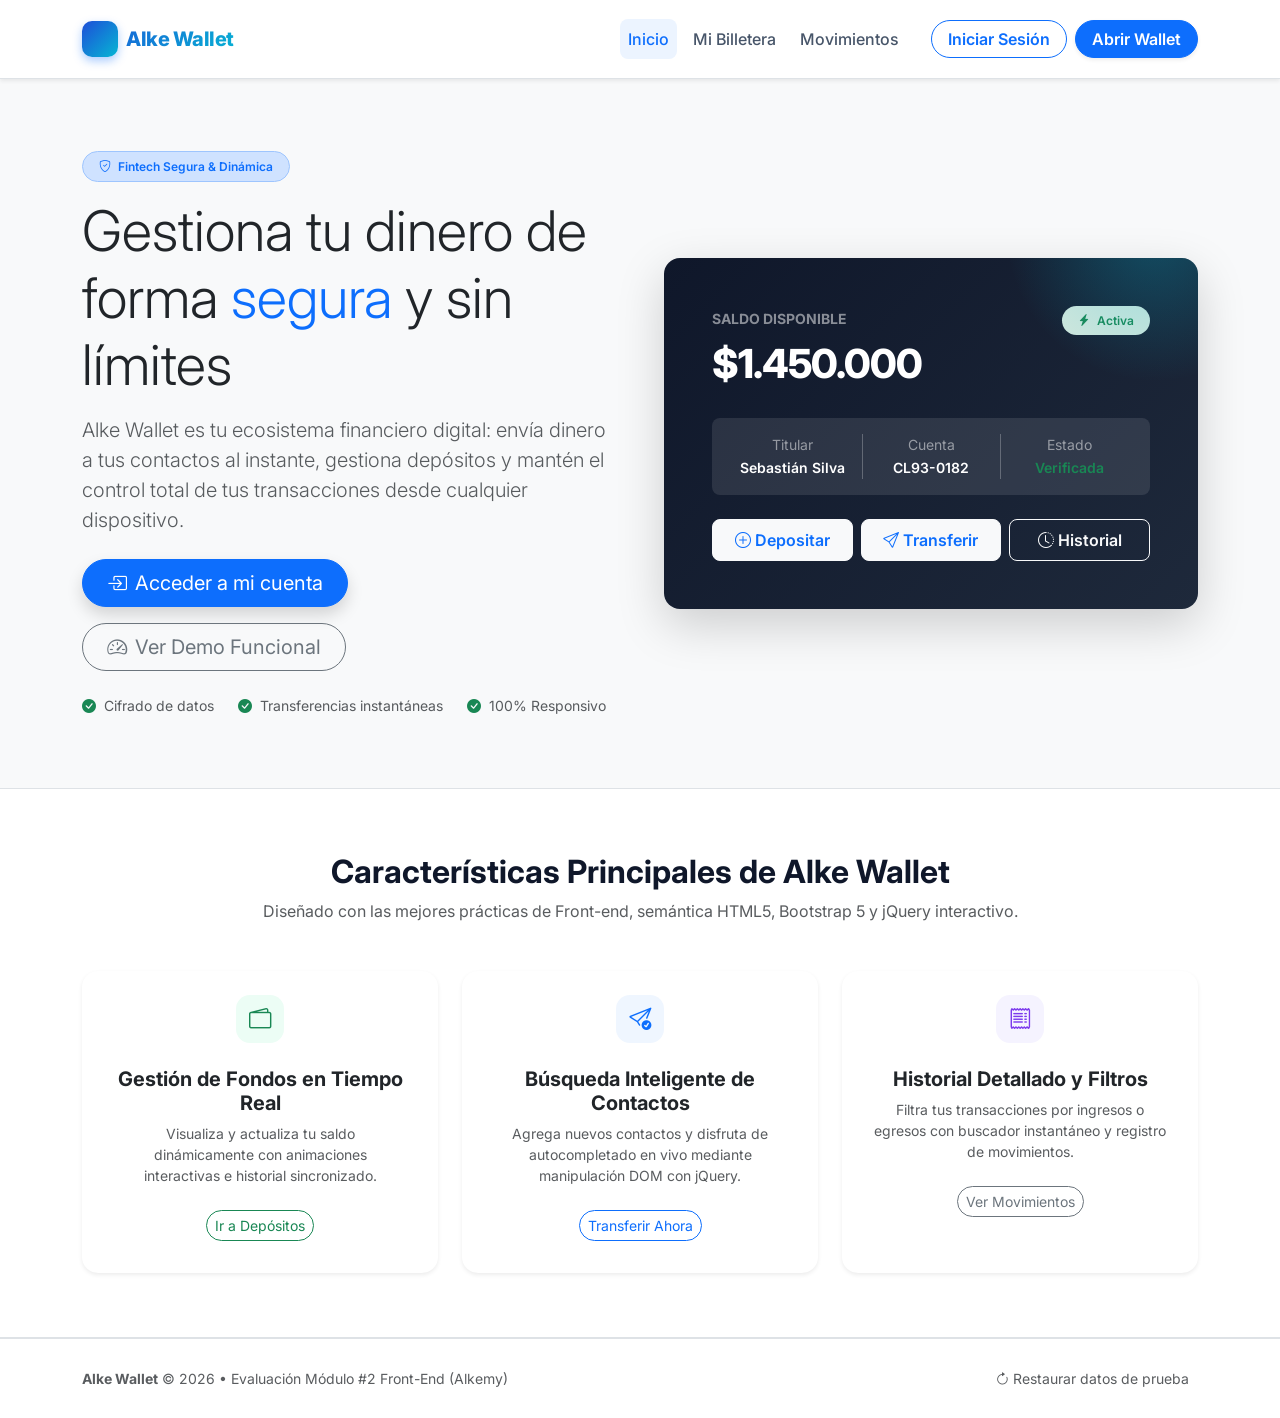
<file: index.html>
<!DOCTYPE html>
<html lang="es">
<head>
  <meta charset="UTF-8">
  <meta name="viewport" content="width=device-width, initial-scale=1.0">
  <title>Alke Wallet - Tu Billetera Digital Inteligente</title>
  <!-- Google Fonts Inter -->
  <link rel="preconnect" href="https://fonts.googleapis.com">
  <link rel="preconnect" href="https://fonts.gstatic.com" crossorigin>
  <link href="https://fonts.googleapis.com/css2?family=Inter:wght@300;400;500;600;700;800&display=swap" rel="stylesheet">
  <!-- Bootstrap 5 CSS -->
  <link href="https://cdn.jsdelivr.net/npm/bootstrap@5.3.3/dist/css/bootstrap.min.css" rel="stylesheet">
  <!-- Bootstrap Icons -->
  <link href="https://cdn.jsdelivr.net/npm/bootstrap-icons@1.11.3/font/bootstrap-icons.min.css" rel="stylesheet">
  <!-- Custom Fintech Styles -->
  <link rel="stylesheet" href="css/styles.css">
</head>
<body class="bg-light d-flex flex-column min-vh-100">

  <!-- Navbar -->
  <header>
    <nav class="navbar navbar-expand-lg navbar-light bg-white border-bottom py-3 shadow-sm">
      <div class="container">
        <a class="navbar-brand navbar-brand-custom" href="index.html">
          <span class="brand-icon-badge"><i class="bi bi-wallet2"></i></span>
          <span>Alke Wallet</span>
        </a>
        <button class="navbar-toggler" type="button" data-bs-toggle="collapse" data-bs-target="#mainNavbar" aria-controls="mainNavbar" aria-expanded="false" aria-label="Toggle navigation">
          <span class="navbar-toggler-icon"></span>
        </button>
        <div class="collapse navbar-collapse" id="mainNavbar">
          <ul class="navbar-nav ms-auto align-items-lg-center gap-2">
            <li class="nav-item">
              <a class="nav-link active" href="index.html">Inicio</a>
            </li>
            <li class="nav-item">
              <a class="nav-link" href="menu.html">Mi Billetera</a>
            </li>
            <li class="nav-item">
              <a class="nav-link" href="transactions.html">Movimientos</a>
            </li>
            <li class="nav-item ms-lg-3">
              <a href="login.html" class="btn btn-outline-primary px-3 rounded-pill fw-semibold">Iniciar Sesión</a>
            </li>
            <li class="nav-item">
              <a href="menu.html" class="btn btn-primary px-3 rounded-pill fw-semibold shadow-sm">Abrir Wallet</a>
            </li>
          </ul>
        </div>
      </div>
    </nav>
  </header>

  <!-- Hero Section -->
  <main class="flex-grow-1">
    <section class="py-5 py-lg-6 position-relative overflow-hidden">
      <div class="container py-4">
        <div class="row align-items-center g-5">
          <div class="col-lg-6">
            <div class="badge bg-primary-subtle text-primary border border-primary-subtle px-3 py-2 rounded-pill mb-3 fw-semibold">
              <i class="bi bi-shield-check me-1"></i> Fintech Segura & Dinámica
            </div>
            <h1 class="display-4 fw-extrabold text-dark tracking-tight mb-3">
              Gestiona tu dinero de forma <span class="text-primary">segura</span> y sin límites
            </h1>
            <p class="lead text-muted mb-4">
              Alke Wallet es tu ecosistema financiero digital: envía dinero a tus contactos al instante, gestiona depósitos y mantén el control total de tus transacciones desde cualquier dispositivo.
            </p>
            <div class="d-flex flex-wrap gap-3 mb-4">
              <a href="login.html" class="btn btn-primary btn-lg px-4 rounded-pill shadow">
                <i class="bi bi-box-arrow-in-right me-2"></i>Acceder a mi cuenta
              </a>
              <a href="menu.html" class="btn btn-outline-secondary btn-lg px-4 rounded-pill">
                <i class="bi bi-speedometer2 me-2"></i>Ver Demo Funcional
              </a>
            </div>
            <div class="d-flex align-items-center gap-4 text-muted small">
              <div><i class="bi bi-check-circle-fill text-success me-1"></i> Cifrado de datos</div>
              <div><i class="bi bi-check-circle-fill text-success me-1"></i> Transferencias instantáneas</div>
              <div><i class="bi bi-check-circle-fill text-success me-1"></i> 100% Responsivo</div>
            </div>
          </div>

          <div class="col-lg-6">
            <div class="wallet-card balance-card p-4 p-md-5 text-white shadow-lg">
              <div class="d-flex justify-content-between align-items-start mb-4">
                <div>
                  <span class="text-white-50 text-uppercase small tracking-wider fw-bold">Saldo Disponible</span>
                  <div class="balance-amount mt-1" data-wallet-balance>$1.450.000</div>
                </div>
                <span class="badge bg-success-subtle text-success px-3 py-2 rounded-pill fw-semibold">
                  <i class="bi bi-lightning-charge-fill me-1"></i> Activa
                </span>
              </div>

              <div class="bg-white bg-opacity-10 p-3 rounded-3 mb-4 backdrop-blur">
                <div class="row text-center g-2">
                  <div class="col-4">
                    <small class="text-white-50 d-block">Titular</small>
                    <span class="fw-semibold text-white small">Sebastián Silva</span>
                  </div>
                  <div class="col-4 border-start border-white border-opacity-25">
                    <small class="text-white-50 d-block">Cuenta</small>
                    <span class="fw-semibold text-white small">CL93-0182</span>
                  </div>
                  <div class="col-4 border-start border-white border-opacity-25">
                    <small class="text-white-50 d-block">Estado</small>
                    <span class="fw-semibold text-success small">Verificada</span>
                  </div>
                </div>
              </div>

              <div class="row g-2">
                <div class="col-4">
                  <a href="deposit.html" class="btn btn-light w-100 py-2 fw-semibold text-primary rounded-3 text-truncate">
                    <i class="bi bi-plus-circle me-1"></i>Depositar
                  </a>
                </div>
                <div class="col-4">
                  <a href="sendmoney.html" class="btn btn-light w-100 py-2 fw-semibold text-primary rounded-3 text-truncate">
                    <i class="bi bi-send me-1"></i>Transferir
                  </a>
                </div>
                <div class="col-4">
                  <a href="transactions.html" class="btn btn-outline-light w-100 py-2 fw-semibold rounded-3 text-truncate">
                    <i class="bi bi-clock-history me-1"></i>Historial
                  </a>
                </div>
              </div>
            </div>
          </div>
        </div>
      </div>
    </section>

    <!-- Features Section -->
    <section class="py-5 bg-white border-top border-bottom">
      <div class="container py-3">
        <div class="text-center max-w-700 mx-auto mb-5">
          <h2 class="fw-bold mb-2">Características Principales de Alke Wallet</h2>
          <p class="text-muted">Diseñado con las mejores prácticas de Front-end, semántica HTML5, Bootstrap 5 y jQuery interactivo.</p>
        </div>
        <div class="row g-4">
          <div class="col-md-4">
            <div class="card h-100 border-0 shadow-sm p-3 rounded-4 text-center">
              <div class="action-icon deposit mx-auto my-2">
                <i class="bi bi-wallet2 text-success"></i>
              </div>
              <div class="card-body">
                <h5 class="fw-bold">Gestión de Fondos en Tiempo Real</h5>
                <p class="text-muted small">Visualiza y actualiza tu saldo dinámicamente con animaciones interactivas e historial sincronizado.</p>
                <a href="deposit.html" class="btn btn-sm btn-outline-success rounded-pill mt-2">Ir a Depósitos</a>
              </div>
            </div>
          </div>
          <div class="col-md-4">
            <div class="card h-100 border-0 shadow-sm p-3 rounded-4 text-center">
              <div class="action-icon send mx-auto my-2">
                <i class="bi bi-send-check text-primary"></i>
              </div>
              <div class="card-body">
                <h5 class="fw-bold">Búsqueda Inteligente de Contactos</h5>
                <p class="text-muted small">Agrega nuevos contactos y disfruta de autocompletado en vivo mediante manipulación DOM con jQuery.</p>
                <a href="sendmoney.html" class="btn btn-sm btn-outline-primary rounded-pill mt-2">Transferir Ahora</a>
              </div>
            </div>
          </div>
          <div class="col-md-4">
            <div class="card h-100 border-0 shadow-sm p-3 rounded-4 text-center">
              <div class="action-icon history mx-auto my-2">
                <i class="bi bi-receipt text-purple"></i>
              </div>
              <div class="card-body">
                <h5 class="fw-bold">Historial Detallado y Filtros</h5>
                <p class="text-muted small">Filtra tus transacciones por ingresos o egresos con buscador instantáneo y registro de movimientos.</p>
                <a href="transactions.html" class="btn btn-sm btn-outline-secondary rounded-pill mt-2">Ver Movimientos</a>
              </div>
            </div>
          </div>
        </div>
      </div>
    </section>
  </main>

  <!-- Footer -->
  <footer class="py-4 bg-white border-top text-center text-muted small">
    <div class="container d-flex flex-column flex-sm-row justify-content-between align-items-center gap-2">
      <div>
        <strong>Alke Wallet</strong> © 2026 • Evaluación Módulo #2 Front-End (Alkemy)
      </div>
      <div>
        <button class="btn btn-link btn-sm text-decoration-none btn-reset-demo text-muted">
          <i class="bi bi-arrow-clockwise me-1"></i>Restaurar datos de prueba
        </button>
      </div>
    </div>
  </footer>

  <!-- Scripts: jQuery, Bootstrap Bundle, State & App Controller -->
  <script src="https://code.jquery.com/jquery-3.7.1.min.js"></script>
  <script src="https://cdn.jsdelivr.net/npm/bootstrap@5.3.3/dist/js/bootstrap.bundle.min.js"></script>
  <script src="js/wallet-state.js"></script>
  <script src="js/app.js"></script>
</body>
</html>
</file>
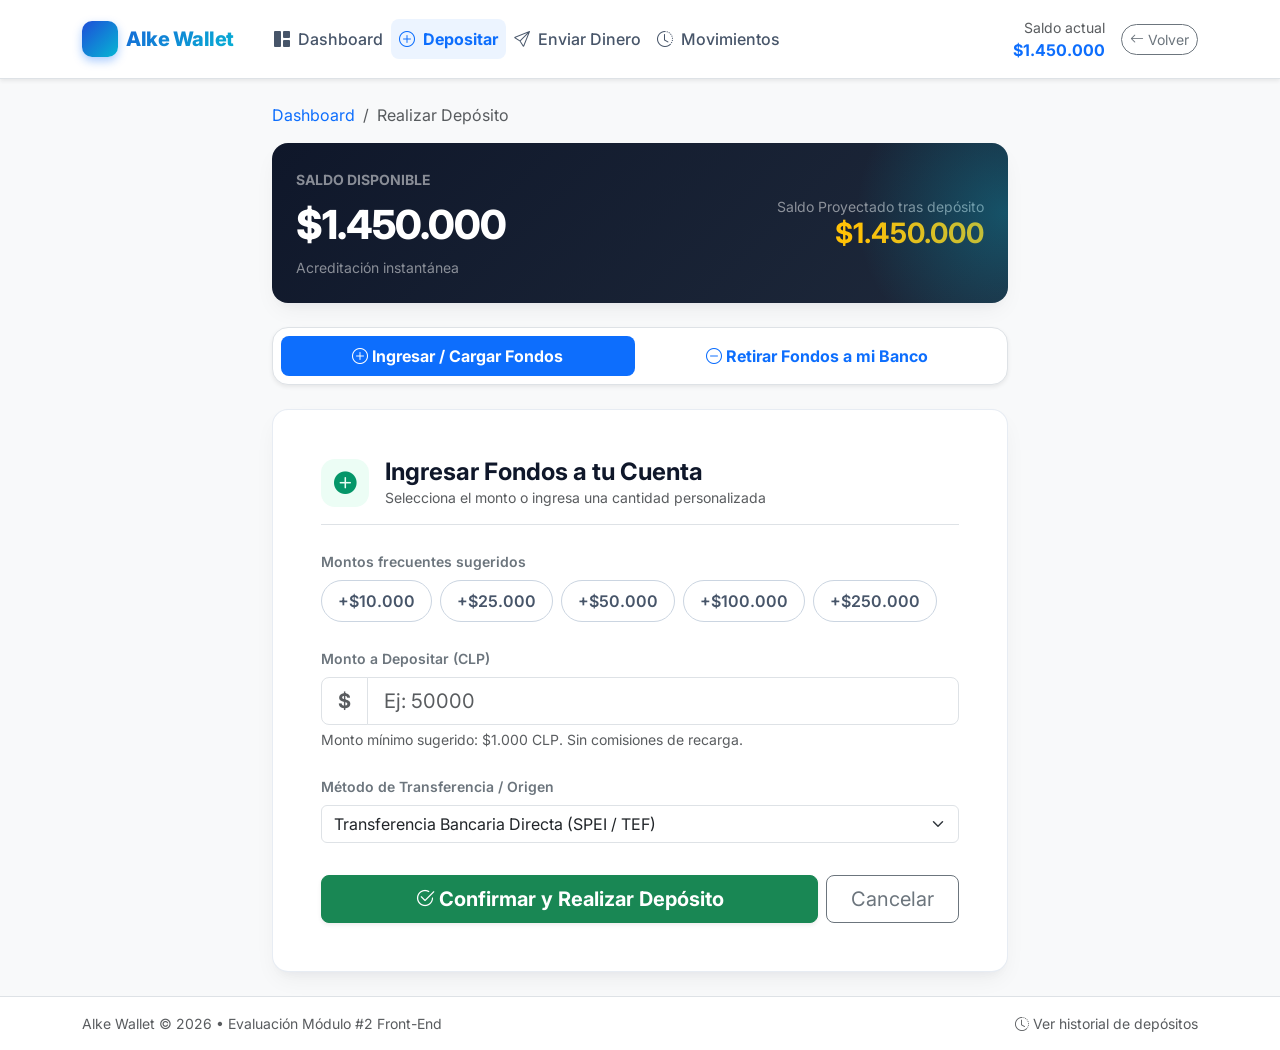
<file: deposit.html>
<!DOCTYPE html>
<html lang="es">
<head>
  <meta charset="UTF-8">
  <meta name="viewport" content="width=device-width, initial-scale=1.0">
  <title>Cargar Saldo / Depósito - Alke Wallet</title>
  <!-- Google Fonts Inter -->
  <link rel="preconnect" href="https://fonts.googleapis.com">
  <link rel="preconnect" href="https://fonts.gstatic.com" crossorigin>
  <link href="https://fonts.googleapis.com/css2?family=Inter:wght@300;400;500;600;700;800&display=swap" rel="stylesheet">
  <!-- Bootstrap 5 CSS -->
  <link href="https://cdn.jsdelivr.net/npm/bootstrap@5.3.3/dist/css/bootstrap.min.css" rel="stylesheet">
  <!-- Bootstrap Icons -->
  <link href="https://cdn.jsdelivr.net/npm/bootstrap-icons@1.11.3/font/bootstrap-icons.min.css" rel="stylesheet">
  <!-- Custom Fintech Styles -->
  <link rel="stylesheet" href="css/styles.css">
</head>
<body class="bg-light d-flex flex-column min-vh-100">

  <!-- Responsive Navbar con Bootstrap -->
  <header>
    <nav class="navbar navbar-expand-lg navbar-white bg-white border-bottom py-3 shadow-sm sticky-top">
      <div class="container">
        <a class="navbar-brand navbar-brand-custom" href="menu.html">
          <span class="brand-icon-badge"><i class="bi bi-wallet2"></i></span>
          <span>Alke Wallet</span>
        </a>
        <button class="navbar-toggler" type="button" data-bs-toggle="collapse" data-bs-target="#userNavbar" aria-controls="userNavbar" aria-expanded="false" aria-label="Toggle navigation">
          <span class="navbar-toggler-icon"></span>
        </button>
        <div class="collapse navbar-collapse" id="userNavbar">
          <ul class="navbar-nav me-auto mb-2 mb-lg-0 ms-lg-3">
            <li class="nav-item">
              <a class="nav-link" href="menu.html"><i class="bi bi-grid-1x2-fill me-1"></i> Dashboard</a>
            </li>
            <li class="nav-item">
              <a class="nav-link active fw-bold" href="deposit.html"><i class="bi bi-plus-circle me-1"></i> Depositar</a>
            </li>
            <li class="nav-item">
              <a class="nav-link" href="sendmoney.html"><i class="bi bi-send me-1"></i> Enviar Dinero</a>
            </li>
            <li class="nav-item">
              <a class="nav-link" href="transactions.html"><i class="bi bi-clock-history me-1"></i> Movimientos</a>
            </li>
          </ul>

          <div class="d-flex align-items-center gap-3">
            <div class="text-end d-none d-sm-block">
              <small class="text-muted d-block">Saldo actual</small>
              <strong class="text-primary" data-wallet-balance>$1.450.000</strong>
            </div>
            <a href="menu.html" class="btn btn-sm btn-outline-secondary rounded-pill">
              <i class="bi bi-arrow-left me-1"></i>Volver
            </a>
          </div>
        </div>
      </div>
    </nav>
  </header>

  <!-- Contenido Depósito -->
  <main class="container py-4 flex-grow-1">
    <div class="row justify-content-center">
      <div class="col-lg-8">

        <!-- Breadcrumb semántico -->
        <nav aria-label="breadcrumb" class="mb-3">
          <ol class="breadcrumb small">
            <li class="breadcrumb-item"><a href="menu.html" class="text-decoration-none">Dashboard</a></li>
            <li class="breadcrumb-item active" aria-current="page">Realizar Depósito</li>
          </ol>
        </nav>

        <!-- Tarjeta de Saldo Actual y Proyección -->
        <div class="wallet-card balance-card p-4 mb-4 text-white" id="depositBalanceCard" style="transition: transform 0.3s ease;">
          <div class="row align-items-center">
            <div class="col-md-6 mb-3 mb-md-0">
              <span class="text-white-50 text-uppercase small fw-bold">Saldo Disponible</span>
              <div class="balance-amount mt-1" data-wallet-balance>$1.450.000</div>
              <small class="text-white-50">Acreditación instantánea</small>
            </div>
            <div class="col-md-6 text-md-end">
              <span class="text-white-50 small d-block">Saldo Proyectado tras depósito</span>
              <div class="h3 fw-bold text-warning mb-0" id="projectedBalance">$1.450.000</div>
            </div>
          </div>
        </div>

        <!-- Pestañas Depósito / Retiro -->
        <ul class="nav nav-pills nav-fill mb-4 bg-white p-2 rounded-4 shadow-sm border" id="fundsTabs" role="tablist">
          <li class="nav-item" role="presentation">
            <button class="nav-link active fw-bold py-2 rounded-3" id="deposit-tab" data-bs-toggle="pill" data-bs-target="#deposit-panel" type="button" role="tab">
              <i class="bi bi-plus-circle me-1"></i>Ingresar / Cargar Fondos
            </button>
          </li>
          <li class="nav-item" role="presentation">
            <button class="nav-link fw-bold py-2 rounded-3" id="withdraw-tab" data-bs-toggle="pill" data-bs-target="#withdraw-panel" type="button" role="tab">
              <i class="bi bi-dash-circle me-1"></i>Retirar Fondos a mi Banco
            </button>
          </li>
        </ul>

        <div class="tab-content" id="fundsTabsContent">
          <!-- Panel Depósito -->
          <div class="tab-pane fade show active" id="deposit-panel" role="tabpanel">
            <div class="wallet-card p-4 p-md-5">
              <div class="d-flex align-items-center gap-3 mb-4 pb-3 border-bottom">
                <div class="action-icon deposit mb-0">
                  <i class="bi bi-plus-circle-fill"></i>
                </div>
                <div>
                  <h4 class="fw-bold mb-0">Ingresar Fondos a tu Cuenta</h4>
                  <p class="text-muted small mb-0">Selecciona el monto o ingresa una cantidad personalizada</p>
                </div>
              </div>

              <!-- Mensaje dinámico de feedback con jQuery -->
              <div id="depositAlert" class="alert d-none small py-3 px-3 mb-4 rounded-3" role="alert"></div>

              <form id="depositForm" novalidate>
                <!-- Selección rápida con pills -->
                <label class="form-label fw-semibold small text-secondary">Montos frecuentes sugeridos</label>
                <div class="d-flex flex-wrap gap-2 mb-4">
                  <button type="button" class="amount-pill" data-amount="10000">+$10.000</button>
                  <button type="button" class="amount-pill" data-amount="25000">+$25.000</button>
                  <button type="button" class="amount-pill" data-amount="50000">+$50.000</button>
                  <button type="button" class="amount-pill" data-amount="100000">+$100.000</button>
                  <button type="button" class="amount-pill" data-amount="250000">+$250.000</button>
                </div>

                <!-- Input de monto personalizado -->
                <div class="mb-4">
                  <label for="depositAmount" class="form-label fw-semibold small text-secondary">Monto a Depositar (CLP)</label>
                  <div class="input-group input-group-lg">
                    <span class="input-group-text bg-white fw-bold text-muted">$</span>
                    <input type="number" class="form-control" id="depositAmount" placeholder="Ej: 50000" min="1000" step="1000" required>
                  </div>
                  <div class="form-text small">Monto mínimo sugerido: $1.000 CLP. Sin comisiones de recarga.</div>
                </div>

                <!-- Método de depósito -->
                <div class="mb-4">
                  <label for="depositMethod" class="form-label fw-semibold small text-secondary">Método de Transferencia / Origen</label>
                  <select class="form-select" id="depositMethod">
                    <option value="Transferencia Bancaria Directa" selected>Transferencia Bancaria Directa (SPEI / TEF)</option>
                    <option value="Tarjeta de Débito Bancaria">Tarjeta de Débito Bancaria (Webpay)</option>
                    <option value="Depósito en Efectivo">Caja Vecina / Depósito en Efectivo</option>
                  </select>
                </div>

                <!-- Botones de Acción -->
                <div class="d-flex flex-column flex-sm-row gap-2 pt-2">
                  <button type="submit" class="btn btn-success btn-lg px-4 rounded-3 fw-bold flex-grow-1 shadow-sm">
                    <i class="bi bi-check2-circle me-1"></i>Confirmar y Realizar Depósito
                  </button>
                  <a href="menu.html" class="btn btn-outline-secondary btn-lg px-4 rounded-3">
                    Cancelar
                  </a>
                </div>
              </form>
            </div>
          </div>

          <!-- Panel Retiro -->
          <div class="tab-pane fade" id="withdraw-panel" role="tabpanel">
            <div class="wallet-card p-4 p-md-5">
              <div class="d-flex align-items-center gap-3 mb-4 pb-3 border-bottom">
                <div class="action-icon send mb-0" style="background:#fee2e2; color:#ef4444;">
                  <i class="bi bi-arrow-up-right-circle-fill"></i>
                </div>
                <div>
                  <h4 class="fw-bold mb-0">Retirar Fondos a tu Cuenta Bancaria</h4>
                  <p class="text-muted small mb-0">Transfiere dinero desde tu Alke Wallet a tu cuenta externa</p>
                </div>
              </div>

              <!-- Mensaje dinámico de feedback con jQuery -->
              <div id="withdrawAlert" class="alert d-none small py-3 px-3 mb-4 rounded-3" role="alert"></div>

              <form id="withdrawForm" novalidate>
                <div class="mb-4">
                  <label for="withdrawAmount" class="form-label fw-semibold small text-secondary">Monto a Retirar (CLP)</label>
                  <div class="input-group input-group-lg">
                    <span class="input-group-text bg-white fw-bold text-muted">$</span>
                    <input type="number" class="form-control" id="withdrawAmount" placeholder="Ej: 30000" min="1000" step="1000" required>
                  </div>
                  <div class="form-text small">Fondos disponibles: <strong data-wallet-balance>$1.450.000</strong></div>
                </div>

                <div class="mb-4">
                  <label for="withdrawAccount" class="form-label fw-semibold small text-secondary">Cuenta Bancaria de Destino</label>
                  <select class="form-select" id="withdrawAccount">
                    <option value="Banco Santander (Cta. Corriente ****4512)" selected>Banco Santander (Cta. Corriente ****4512)</option>
                    <option value="Banco Estado (CuentaRUT ****9021)">Banco Estado (CuentaRUT ****9021)</option>
                    <option value="Banco de Chile (Cta. Vista ****3321)">Banco de Chile (Cta. Vista ****3321)</option>
                  </select>
                </div>

                <div class="d-flex flex-column flex-sm-row gap-2 pt-2">
                  <button type="submit" class="btn btn-danger btn-lg px-4 rounded-3 fw-bold flex-grow-1 shadow-sm">
                    <i class="bi bi-arrow-up-right-circle me-1"></i>Confirmar y Retirar Fondos
                  </button>
                  <a href="menu.html" class="btn btn-outline-secondary btn-lg px-4 rounded-3">
                    Cancelar
                  </a>
                </div>
              </form>
            </div>
          </div>
        </div>

      </div>
    </div>
  </main>

  <!-- Footer -->
  <footer class="py-3 bg-white border-top text-center text-muted small">
    <div class="container d-flex flex-column flex-sm-row justify-content-between align-items-center gap-2">
      <div>Alke Wallet © 2026 • Evaluación Módulo #2 Front-End</div>
      <a href="transactions.html" class="text-decoration-none text-muted">
        <i class="bi bi-clock-history me-1"></i>Ver historial de depósitos
      </a>
    </div>
  </footer>

  <!-- Scripts: jQuery, Bootstrap Bundle, State & App Controller -->
  <script src="https://code.jquery.com/jquery-3.7.1.min.js"></script>
  <script src="https://cdn.jsdelivr.net/npm/bootstrap@5.3.3/dist/js/bootstrap.bundle.min.js"></script>
  <script src="js/wallet-state.js"></script>
  <script src="js/app.js"></script>
</body>
</html>
</file>
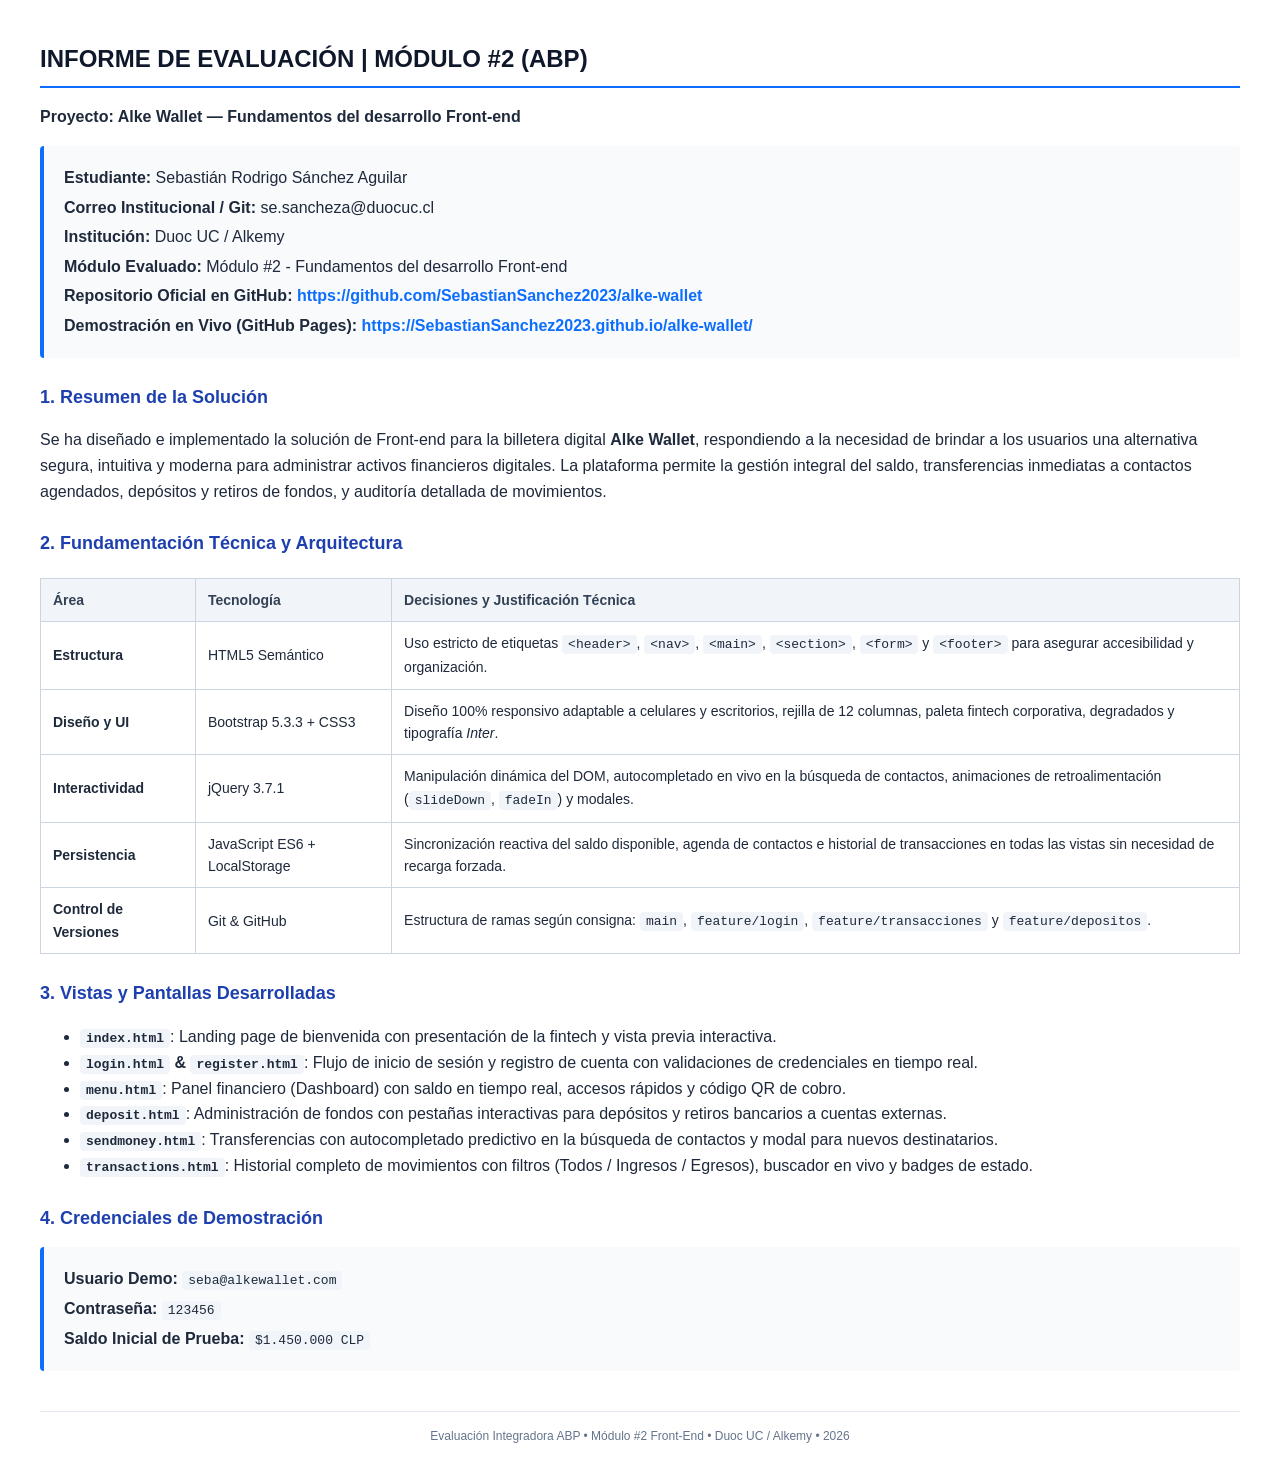
<file: ENTREGA_PROYECTO_MODULO_2.html>
<!DOCTYPE html>
<html lang="es">
<head>
  <meta charset="UTF-8">
  <title>Entrega Proyecto Módulo 2 - Alke Wallet</title>
  <style>
    body {
      font-family: 'Segoe UI', Tahoma, Geneva, Verdana, sans-serif;
      line-height: 1.6;
      color: #1e293b;
      margin: 40px;
    }
    h1 {
      color: #0f172a;
      border-bottom: 2px solid #0d6efd;
      padding-bottom: 8px;
      font-size: 24px;
    }
    h2 {
      color: #1e40af;
      font-size: 18px;
      margin-top: 25px;
    }
    h3 {
      font-size: 16px;
      color: #334155;
    }
    .info-card {
      background: #f8fafc;
      border-left: 4px solid #0d6efd;
      padding: 15px 20px;
      margin-bottom: 25px;
      border-radius: 4px;
    }
    .info-card p {
      margin: 4px 0;
    }
    a {
      color: #0d6efd;
      text-decoration: none;
      font-weight: 600;
    }
    table {
      width: 100%;
      border-collapse: collapse;
      margin: 20px 0;
      font-size: 14px;
    }
    th, td {
      border: 1px solid #cbd5e1;
      padding: 10px 12px;
      text-align: left;
    }
    th {
      background-color: #f1f5f9;
      color: #334155;
      font-weight: 600;
    }
    code {
      background-color: #f1f5f9;
      padding: 2px 6px;
      border-radius: 4px;
      font-family: Consolas, monospace;
      font-size: 13px;
    }
    .badge {
      background: #e0f2fe;
      color: #0369a1;
      padding: 3px 8px;
      border-radius: 12px;
      font-size: 12px;
      font-weight: 600;
    }
    .footer {
      margin-top: 40px;
      border-top: 1px solid #e2e8f0;
      padding-top: 15px;
      font-size: 12px;
      color: #64748b;
      text-align: center;
    }
  </style>
</head>
<body>

  <h1>INFORME DE EVALUACIÓN | MÓDULO #2 (ABP)</h1>
  <p><strong>Proyecto: Alke Wallet — Fundamentos del desarrollo Front-end</strong></p>

  <div class="info-card">
    <p><strong>Estudiante:</strong> Sebastián Rodrigo Sánchez Aguilar</p>
    <p><strong>Correo Institucional / Git:</strong> se.sancheza@duocuc.cl</p>
    <p><strong>Institución:</strong> Duoc UC / Alkemy</p>
    <p><strong>Módulo Evaluado:</strong> Módulo #2 - Fundamentos del desarrollo Front-end</p>
    <p><strong>Repositorio Oficial en GitHub:</strong> <a href="https://github.com/SebastianSanchez2023/alke-wallet" target="_blank">https://github.com/SebastianSanchez2023/alke-wallet</a></p>
    <p><strong>Demostración en Vivo (GitHub Pages):</strong> <a href="https://SebastianSanchez2023.github.io/alke-wallet/" target="_blank">https://SebastianSanchez2023.github.io/alke-wallet/</a></p>
  </div>

  <h2>1. Resumen de la Solución</h2>
  <p>
    Se ha diseñado e implementado la solución de Front-end para la billetera digital <strong>Alke Wallet</strong>, respondiendo a la necesidad de brindar a los usuarios una alternativa segura, intuitiva y moderna para administrar activos financieros digitales. La plataforma permite la gestión integral del saldo, transferencias inmediatas a contactos agendados, depósitos y retiros de fondos, y auditoría detallada de movimientos.
  </p>

  <h2>2. Fundamentación Técnica y Arquitectura</h2>
  <table>
    <thead>
      <tr>
        <th>Área</th>
        <th>Tecnología</th>
        <th>Decisiones y Justificación Técnica</th>
      </tr>
    </thead>
    <tbody>
      <tr>
        <td><strong>Estructura</strong></td>
        <td>HTML5 Semántico</td>
        <td>Uso estricto de etiquetas <code>&lt;header&gt;</code>, <code>&lt;nav&gt;</code>, <code>&lt;main&gt;</code>, <code>&lt;section&gt;</code>, <code>&lt;form&gt;</code> y <code>&lt;footer&gt;</code> para asegurar accesibilidad y organización.</td>
      </tr>
      <tr>
        <td><strong>Diseño y UI</strong></td>
        <td>Bootstrap 5.3.3 + CSS3</td>
        <td>Diseño 100% responsivo adaptable a celulares y escritorios, rejilla de 12 columnas, paleta fintech corporativa, degradados y tipografía <em>Inter</em>.</td>
      </tr>
      <tr>
        <td><strong>Interactividad</strong></td>
        <td>jQuery 3.7.1</td>
        <td>Manipulación dinámica del DOM, autocompletado en vivo en la búsqueda de contactos, animaciones de retroalimentación (<code>slideDown</code>, <code>fadeIn</code>) y modales.</td>
      </tr>
      <tr>
        <td><strong>Persistencia</strong></td>
        <td>JavaScript ES6 + LocalStorage</td>
        <td>Sincronización reactiva del saldo disponible, agenda de contactos e historial de transacciones en todas las vistas sin necesidad de recarga forzada.</td>
      </tr>
      <tr>
        <td><strong>Control de Versiones</strong></td>
        <td>Git & GitHub</td>
        <td>Estructura de ramas según consigna: <code>main</code>, <code>feature/login</code>, <code>feature/transacciones</code> y <code>feature/depositos</code>.</td>
      </tr>
    </tbody>
  </table>

  <h2>3. Vistas y Pantallas Desarrolladas</h2>
  <ul>
    <li><strong><code>index.html</code></strong>: Landing page de bienvenida con presentación de la fintech y vista previa interactiva.</li>
    <li><strong><code>login.html</code> & <code>register.html</code></strong>: Flujo de inicio de sesión y registro de cuenta con validaciones de credenciales en tiempo real.</li>
    <li><strong><code>menu.html</code></strong>: Panel financiero (Dashboard) con saldo en tiempo real, accesos rápidos y código QR de cobro.</li>
    <li><strong><code>deposit.html</code></strong>: Administración de fondos con pestañas interactivas para depósitos y retiros bancarios a cuentas externas.</li>
    <li><strong><code>sendmoney.html</code></strong>: Transferencias con autocompletado predictivo en la búsqueda de contactos y modal para nuevos destinatarios.</li>
    <li><strong><code>transactions.html</code></strong>: Historial completo de movimientos con filtros (Todos / Ingresos / Egresos), buscador en vivo y badges de estado.</li>
  </ul>

  <h2>4. Credenciales de Demostración</h2>
  <div class="info-card">
    <p><strong>Usuario Demo:</strong> <code>seba@alkewallet.com</code></p>
    <p><strong>Contraseña:</strong> <code>123456</code></p>
    <p><strong>Saldo Inicial de Prueba:</strong> <code>$1.450.000 CLP</code></p>
  </div>

  <div class="footer">
    Evaluación Integradora ABP • Módulo #2 Front-End • Duoc UC / Alkemy • 2026
  </div>

</body>
</html>
</file>
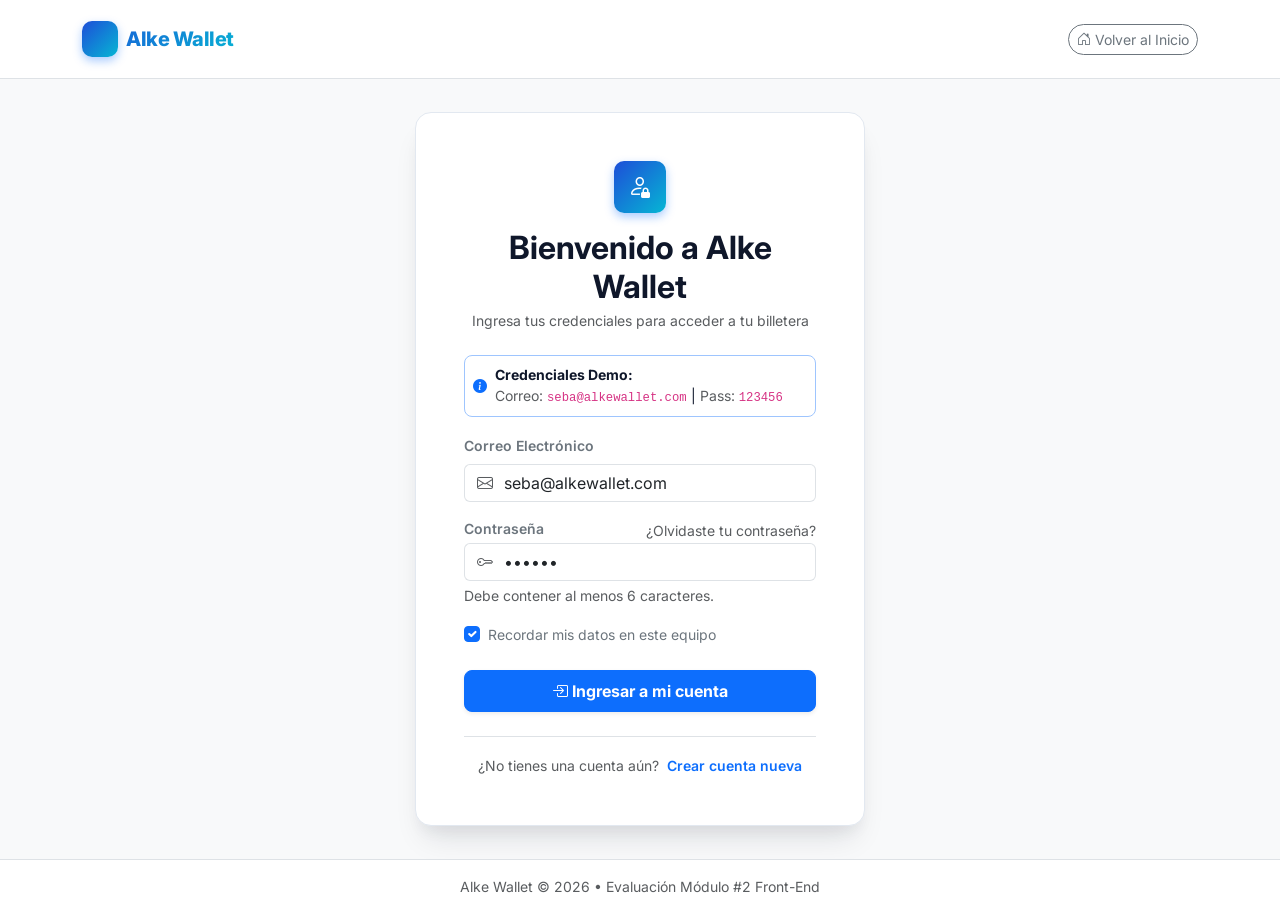
<file: login.html>
<!DOCTYPE html>
<html lang="es">
<head>
  <meta charset="UTF-8">
  <meta name="viewport" content="width=device-width, initial-scale=1.0">
  <title>Iniciar Sesión - Alke Wallet</title>
  <!-- Google Fonts Inter -->
  <link rel="preconnect" href="https://fonts.googleapis.com">
  <link rel="preconnect" href="https://fonts.gstatic.com" crossorigin>
  <link href="https://fonts.googleapis.com/css2?family=Inter:wght@300;400;500;600;700;800&display=swap" rel="stylesheet">
  <!-- Bootstrap 5 CSS -->
  <link href="https://cdn.jsdelivr.net/npm/bootstrap@5.3.3/dist/css/bootstrap.min.css" rel="stylesheet">
  <!-- Bootstrap Icons -->
  <link href="https://cdn.jsdelivr.net/npm/bootstrap-icons@1.11.3/font/bootstrap-icons.min.css" rel="stylesheet">
  <!-- Custom Fintech Styles -->
  <link rel="stylesheet" href="css/styles.css">
</head>
<body class="bg-light d-flex flex-column min-vh-100">

  <!-- Navbar Simple -->
  <header>
    <nav class="navbar navbar-light bg-white border-bottom py-3">
      <div class="container justify-content-between">
        <a class="navbar-brand navbar-brand-custom" href="index.html">
          <span class="brand-icon-badge"><i class="bi bi-wallet2"></i></span>
          <span>Alke Wallet</span>
        </a>
        <a href="index.html" class="btn btn-sm btn-outline-secondary rounded-pill">
          <i class="bi bi-house-door me-1"></i>Volver al Inicio
        </a>
      </div>
    </nav>
  </header>

  <!-- Login Main Section -->
  <main class="auth-wrapper flex-grow-1">
    <div class="auth-card p-4 p-md-5">
      <div class="text-center mb-4">
        <div class="brand-icon-badge mx-auto mb-3" style="width: 52px; height: 52px; font-size: 1.5rem;">
          <i class="bi bi-person-lock"></i>
        </div>
        <h2 class="fw-bold mb-1">Bienvenido a Alke Wallet</h2>
        <p class="text-muted small">Ingresa tus credenciales para acceder a tu billetera</p>
      </div>

      <!-- Alerta dinámica con jQuery -->
      <div id="loginAlert" class="alert d-none small py-2 px-3 mb-3" role="alert"></div>

      <!-- Tarjeta informativa de acceso demo -->
      <div class="alert alert-primary-subtle border border-primary-subtle rounded-3 small p-2 mb-3">
        <div class="d-flex align-items-center gap-2">
          <i class="bi bi-info-circle-fill text-primary"></i>
          <div>
            <strong>Credenciales Demo:</strong><br>
            <span class="text-muted">Correo:</span> <code>seba@alkewallet.com</code> | <span class="text-muted">Pass:</span> <code>123456</code>
          </div>
        </div>
      </div>

      <!-- Formulario con validaciones Bootstrap y jQuery -->
      <form id="loginForm" novalidate>
        <div class="mb-3">
          <label for="loginEmail" class="form-label fw-semibold small text-secondary">Correo Electrónico</label>
          <div class="input-group">
            <span class="input-group-text bg-white border-end-0 text-muted"><i class="bi bi-envelope"></i></span>
            <input type="email" class="form-control border-start-0 ps-0" id="loginEmail" placeholder="ejemplo@correo.com" value="seba@alkewallet.com" required>
          </div>
        </div>

        <div class="mb-3">
          <div class="d-flex justify-content-between align-items-center">
            <label for="loginPassword" class="form-label fw-semibold small text-secondary mb-1">Contraseña</label>
            <a href="#" class="small text-decoration-none text-muted" onclick="alert('En el modo demo cualquier contraseña con 6+ caracteres funciona.'); return false;">¿Olvidaste tu contraseña?</a>
          </div>
          <div class="input-group">
            <span class="input-group-text bg-white border-end-0 text-muted"><i class="bi bi-key"></i></span>
            <input type="password" class="form-control border-start-0 ps-0" id="loginPassword" placeholder="••••••••" value="123456" required minlength="6">
          </div>
          <div class="form-text small">Debe contener al menos 6 caracteres.</div>
        </div>

        <div class="mb-4 form-check">
          <input type="checkbox" class="form-check-input" id="rememberMe" checked>
          <label class="form-check-label small text-secondary" for="rememberMe">Recordar mis datos en este equipo</label>
        </div>

        <button type="submit" class="btn btn-primary w-100 py-2 rounded-3 fw-bold shadow-sm">
          <i class="bi bi-box-arrow-in-right me-1"></i>Ingresar a mi cuenta
        </button>
      </form>

      <div class="text-center mt-4 pt-3 border-top">
        <span class="text-muted small">¿No tienes una cuenta aún?</span>
        <a href="register.html" class="fw-semibold text-decoration-none small ms-1 text-primary">Crear cuenta nueva</a>
      </div>
    </div>
  </main>

  <!-- Footer -->
  <footer class="py-3 bg-white border-top text-center text-muted small">
    <div class="container">
      Alke Wallet © 2026 • Evaluación Módulo #2 Front-End
    </div>
  </footer>

  <!-- Scripts: jQuery, Bootstrap Bundle, State & App Controller -->
  <script src="https://code.jquery.com/jquery-3.7.1.min.js"></script>
  <script src="https://cdn.jsdelivr.net/npm/bootstrap@5.3.3/dist/js/bootstrap.bundle.min.js"></script>
  <script src="js/wallet-state.js"></script>
  <script src="js/app.js"></script>
</body>
</html>
</file>
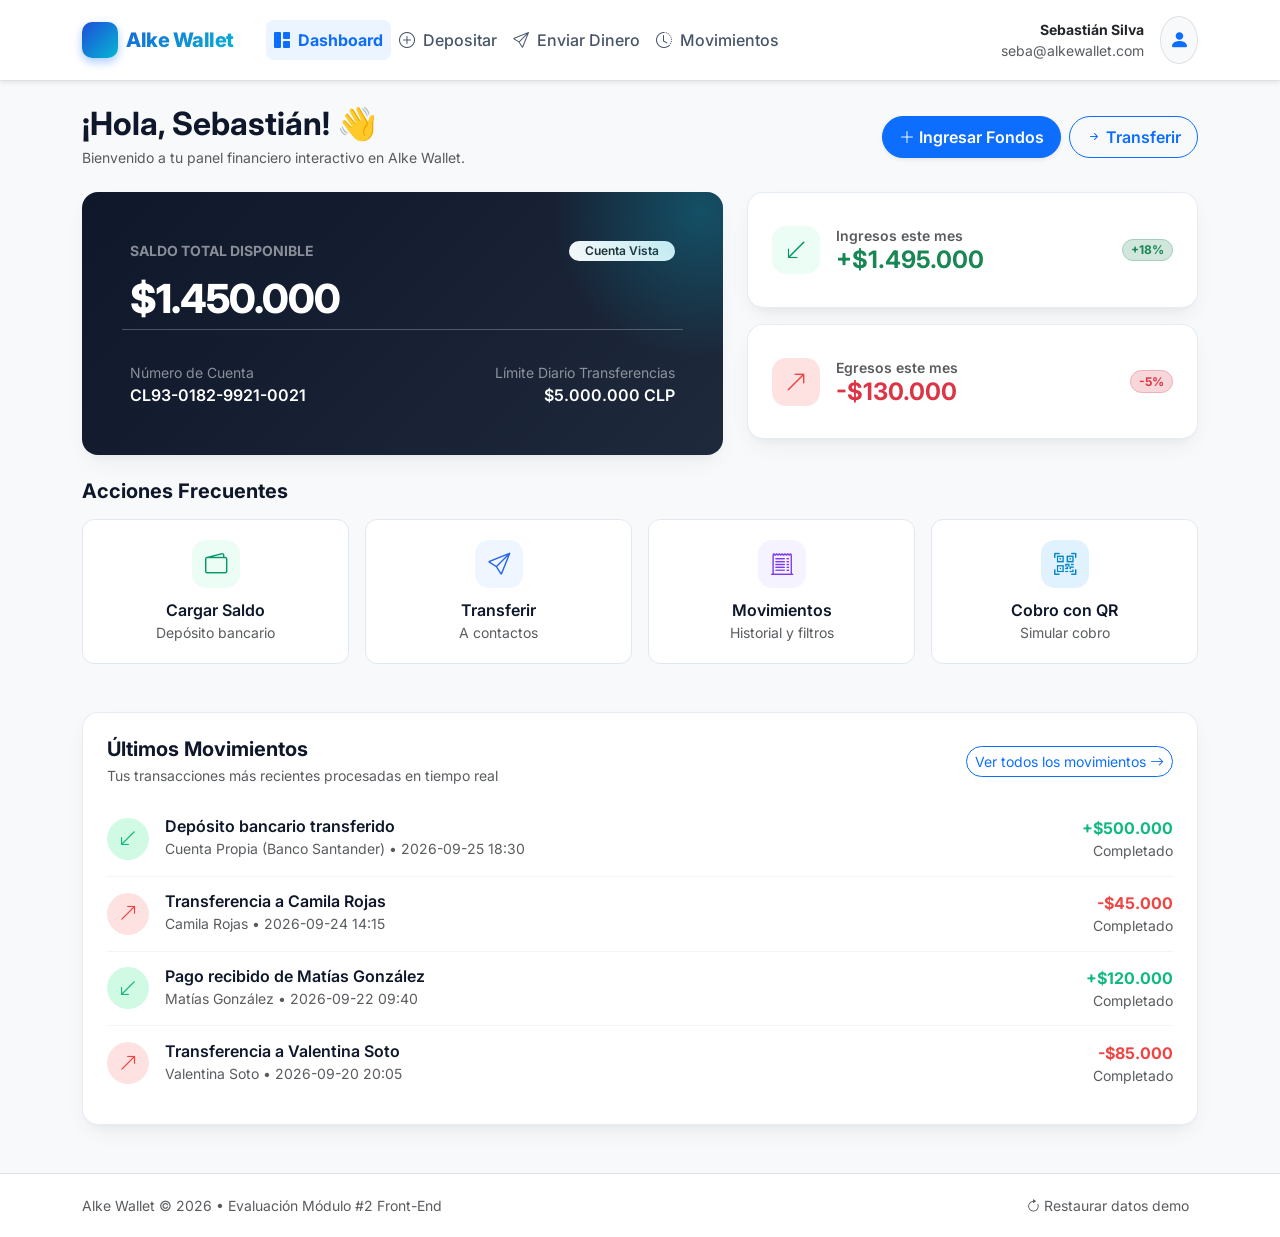
<file: menu.html>
<!DOCTYPE html>
<html lang="es">
<head>
  <meta charset="UTF-8">
  <meta name="viewport" content="width=device-width, initial-scale=1.0">
  <title>Mi Billetera - Alke Wallet</title>
  <!-- Google Fonts Inter -->
  <link rel="preconnect" href="https://fonts.googleapis.com">
  <link rel="preconnect" href="https://fonts.gstatic.com" crossorigin>
  <link href="https://fonts.googleapis.com/css2?family=Inter:wght@300;400;500;600;700;800&display=swap" rel="stylesheet">
  <!-- Bootstrap 5 CSS -->
  <link href="https://cdn.jsdelivr.net/npm/bootstrap@5.3.3/dist/css/bootstrap.min.css" rel="stylesheet">
  <!-- Bootstrap Icons -->
  <link href="https://cdn.jsdelivr.net/npm/bootstrap-icons@1.11.3/font/bootstrap-icons.min.css" rel="stylesheet">
  <!-- Custom Fintech Styles -->
  <link rel="stylesheet" href="css/styles.css">
</head>
<body class="bg-light d-flex flex-column min-vh-100">

  <!-- Responsive Navbar con Bootstrap -->
  <header>
    <nav class="navbar navbar-expand-lg navbar-white bg-white border-bottom py-3 shadow-sm sticky-top">
      <div class="container">
        <a class="navbar-brand navbar-brand-custom" href="menu.html">
          <span class="brand-icon-badge"><i class="bi bi-wallet2"></i></span>
          <span>Alke Wallet</span>
        </a>
        <button class="navbar-toggler" type="button" data-bs-toggle="collapse" data-bs-target="#userNavbar" aria-controls="userNavbar" aria-expanded="false" aria-label="Toggle navigation">
          <span class="navbar-toggler-icon"></span>
        </button>
        <div class="collapse navbar-collapse" id="userNavbar">
          <ul class="navbar-nav me-auto mb-2 mb-lg-0 ms-lg-3">
            <li class="nav-item">
              <a class="nav-link active fw-bold" href="menu.html"><i class="bi bi-grid-1x2-fill me-1"></i> Dashboard</a>
            </li>
            <li class="nav-item">
              <a class="nav-link" href="deposit.html"><i class="bi bi-plus-circle me-1"></i> Depositar</a>
            </li>
            <li class="nav-item">
              <a class="nav-link" href="sendmoney.html"><i class="bi bi-send me-1"></i> Enviar Dinero</a>
            </li>
            <li class="nav-item">
              <a class="nav-link" href="transactions.html"><i class="bi bi-clock-history me-1"></i> Movimientos</a>
            </li>
          </ul>

          <!-- Perfil de usuario y Logout -->
          <div class="d-flex align-items-center gap-3">
            <div class="d-none d-sm-block text-end">
              <div class="fw-bold small text-dark">Sebastián Silva</div>
              <div class="text-muted small">seba@alkewallet.com</div>
            </div>
            <div class="dropdown">
              <button class="btn btn-light rounded-circle p-2 border" type="button" data-bs-toggle="dropdown" aria-expanded="false">
                <i class="bi bi-person-fill text-primary fs-5"></i>
              </button>
              <ul class="dropdown-menu dropdown-menu-end shadow-sm">
                <li><h6 class="dropdown-header">Cuenta Personal</h6></li>
                <li><a class="dropdown-item small" href="menu.html"><i class="bi bi-person me-2"></i>Mi Perfil</a></li>
                <li><a class="dropdown-item small" href="transactions.html"><i class="bi bi-journal-text me-2"></i>Historial Completo</a></li>
                <li><hr class="dropdown-divider"></li>
                <li>
                  <button class="dropdown-item small text-danger btn-logout">
                    <i class="bi bi-box-arrow-right me-2"></i>Cerrar Sesión
                  </button>
                </li>
              </ul>
            </div>
          </div>
        </div>
      </div>
    </nav>
  </header>

  <!-- Contenido Principal -->
  <main class="container py-4 flex-grow-1">

    <!-- Fila de Saludo y Resumen Rápido -->
    <div class="d-flex flex-column flex-md-row justify-content-between align-items-start align-items-md-center gap-3 mb-4">
      <div>
        <h2 class="fw-bold mb-1">¡Hola, Sebastián! 👋</h2>
        <p class="text-muted mb-0 small">Bienvenido a tu panel financiero interactivo en Alke Wallet.</p>
      </div>
      <div class="d-flex gap-2">
        <a href="deposit.html" class="btn btn-primary px-3 py-2 rounded-pill fw-semibold shadow-sm">
          <i class="bi bi-plus-lg me-1"></i>Ingresar Fondos
        </a>
        <a href="sendmoney.html" class="btn btn-outline-primary px-3 py-2 rounded-pill fw-semibold">
          <i class="bi bi-arrow-right-short me-1"></i>Transferir
        </a>
      </div>
    </div>

    <!-- Tarjetas de Resumen Financiero con Bootstrap Grid -->
    <div class="row g-4 mb-4">
      <!-- Tarjeta Principal de Saldo -->
      <div class="col-lg-7">
        <div class="wallet-card balance-card p-4 p-md-5 h-100 d-flex flex-column justify-content-between">
          <div>
            <div class="d-flex justify-content-between align-items-center mb-2">
              <span class="text-white-50 text-uppercase small fw-bold tracking-wider">Saldo Total Disponible</span>
              <span class="badge bg-light text-dark px-3 py-1 rounded-pill small fw-semibold">Cuenta Vista</span>
            </div>
            <div class="balance-amount mb-3" data-wallet-balance>$1.450.000</div>
          </div>

          <div>
            <div class="row g-3 pt-3 border-top border-white border-opacity-25 text-white">
              <div class="col-sm-6">
                <small class="text-white-50 d-block">Número de Cuenta</small>
                <span class="fw-semibold">CL93-0182-9921-0021</span>
              </div>
              <div class="col-sm-6 text-sm-end">
                <small class="text-white-50 d-block">Límite Diario Transferencias</small>
                <span class="fw-semibold">$5.000.000 CLP</span>
              </div>
            </div>
          </div>
        </div>
      </div>

      <!-- Tarjeta Resumen Entradas y Salidas -->
      <div class="col-lg-5">
        <div class="row g-3 h-100">
          <div class="col-12">
            <div class="wallet-card p-4 h-100 d-flex align-items-center justify-content-between">
              <div class="d-flex align-items-center gap-3">
                <div class="action-icon deposit mb-0">
                  <i class="bi bi-arrow-down-left"></i>
                </div>
                <div>
                  <small class="text-muted d-block fw-semibold">Ingresos este mes</small>
                  <h4 class="mb-0 fw-bold text-success">+$1.495.000</h4>
                </div>
              </div>
              <span class="badge bg-success-subtle text-success border border-success-subtle rounded-pill">+18%</span>
            </div>
          </div>

          <div class="col-12">
            <div class="wallet-card p-4 h-100 d-flex align-items-center justify-content-between">
              <div class="d-flex align-items-center gap-3">
                <div class="action-icon send mb-0" style="background:#fee2e2; color:#ef4444;">
                  <i class="bi bi-arrow-up-right"></i>
                </div>
                <div>
                  <small class="text-muted d-block fw-semibold">Egresos este mes</small>
                  <h4 class="mb-0 fw-bold text-danger">-$130.000</h4>
                </div>
              </div>
              <span class="badge bg-danger-subtle text-danger border border-danger-subtle rounded-pill">-5%</span>
            </div>
          </div>
        </div>
      </div>
    </div>

    <!-- Accesos Rápidos de Navegación -->
    <h5 class="fw-bold mb-3">Acciones Frecuentes</h5>
    <div class="row g-3 mb-5">
      <div class="col-6 col-md-3">
        <a href="deposit.html" class="action-btn h-100">
          <div class="action-icon deposit">
            <i class="bi bi-wallet2"></i>
          </div>
          <span class="fw-semibold">Cargar Saldo</span>
          <small class="text-muted">Depósito bancario</small>
        </a>
      </div>
      <div class="col-6 col-md-3">
        <a href="sendmoney.html" class="action-btn h-100">
          <div class="action-icon send">
            <i class="bi bi-send"></i>
          </div>
          <span class="fw-semibold">Transferir</span>
          <small class="text-muted">A contactos</small>
        </a>
      </div>
      <div class="col-6 col-md-3">
        <a href="transactions.html" class="action-btn h-100">
          <div class="action-icon history">
            <i class="bi bi-receipt-cutoff"></i>
          </div>
          <span class="fw-semibold">Movimientos</span>
          <small class="text-muted">Historial y filtros</small>
        </a>
      </div>
      <div class="col-6 col-md-3">
        <a href="#" class="action-btn h-100" data-bs-toggle="modal" data-bs-target="#infoModal">
          <div class="action-icon" style="background: #e0f2fe; color: #0284c7;">
            <i class="bi bi-qr-code-scan"></i>
          </div>
          <span class="fw-semibold">Cobro con QR</span>
          <small class="text-muted">Simular cobro</small>
        </a>
      </div>
    </div>

    <!-- Sección de Últimos Movimientos Dinámicos -->
    <div class="wallet-card p-4 mb-4">
      <div class="d-flex justify-content-between align-items-center mb-3">
        <div>
          <h5 class="fw-bold mb-1">Últimos Movimientos</h5>
          <p class="text-muted small mb-0">Tus transacciones más recientes procesadas en tiempo real</p>
        </div>
        <a href="transactions.html" class="btn btn-sm btn-outline-primary rounded-pill">
          Ver todos los movimientos <i class="bi bi-arrow-right"></i>
        </a>
      </div>

      <!-- Contenedor renderizado dinámicamente con jQuery -->
      <div id="menuRecentTransactions" class="mt-3">
        <!-- Cargado por app.js -->
      </div>
    </div>

  </main>

  <!-- Modal Bootstrap Informativo (Cobro QR) -->
  <div class="modal fade" id="infoModal" tabindex="-1" aria-labelledby="infoModalLabel" aria-hidden="true">
    <div class="modal-dialog modal-dialog-centered">
      <div class="modal-content border-0 shadow">
        <div class="modal-header border-bottom-0">
          <h5 class="modal-title fw-bold" id="infoModalLabel"><i class="bi bi-qr-code text-primary me-2"></i>Código QR de Cobro</h5>
          <button type="button" class="btn-close" data-bs-dismiss="modal" aria-label="Close"></button>
        </div>
        <div class="modal-body text-center py-4">
          <div class="bg-light p-4 rounded-4 d-inline-block border mb-3">
            <i class="bi bi-qr-code fs-1 text-dark" style="font-size: 8rem !important;"></i>
          </div>
          <h6 class="fw-bold">Escanea para pagar a Sebastián Silva</h6>
          <p class="text-muted small mb-0">Cuenta: CL93-0182-9921-0021 (Alke Wallet Pay)</p>
        </div>
        <div class="modal-footer border-top-0 justify-content-center">
          <button type="button" class="btn btn-secondary px-4 rounded-pill" data-bs-dismiss="modal">Cerrar</button>
        </div>
      </div>
    </div>
  </div>

  <!-- Footer -->
  <footer class="py-3 bg-white border-top text-center text-muted small">
    <div class="container d-flex flex-column flex-sm-row justify-content-between align-items-center gap-2">
      <div>Alke Wallet © 2026 • Evaluación Módulo #2 Front-End</div>
      <button class="btn btn-link btn-sm text-decoration-none btn-reset-demo text-muted">
        <i class="bi bi-arrow-clockwise me-1"></i>Restaurar datos demo
      </button>
    </div>
  </footer>

  <!-- Scripts: jQuery, Bootstrap Bundle, State & App Controller -->
  <script src="https://code.jquery.com/jquery-3.7.1.min.js"></script>
  <script src="https://cdn.jsdelivr.net/npm/bootstrap@5.3.3/dist/js/bootstrap.bundle.min.js"></script>
  <script src="js/wallet-state.js"></script>
  <script src="js/app.js"></script>
</body>
</html>
</file>
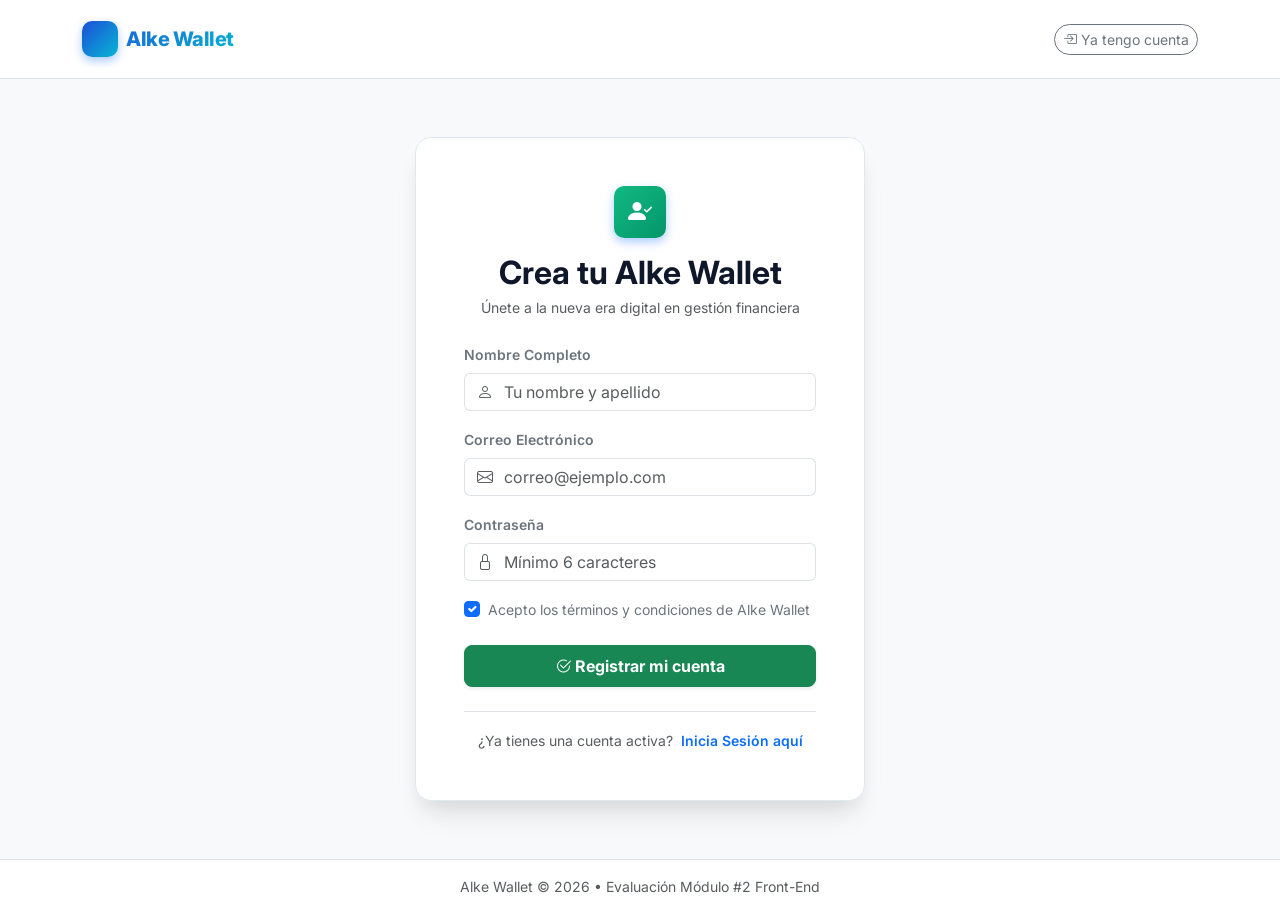
<file: register.html>
<!DOCTYPE html>
<html lang="es">
<head>
  <meta charset="UTF-8">
  <meta name="viewport" content="width=device-width, initial-scale=1.0">
  <title>Crear Cuenta - Alke Wallet</title>
  <!-- Google Fonts Inter -->
  <link rel="preconnect" href="https://fonts.googleapis.com">
  <link rel="preconnect" href="https://fonts.gstatic.com" crossorigin>
  <link href="https://fonts.googleapis.com/css2?family=Inter:wght@300;400;500;600;700;800&display=swap" rel="stylesheet">
  <!-- Bootstrap 5 CSS -->
  <link href="https://cdn.jsdelivr.net/npm/bootstrap@5.3.3/dist/css/bootstrap.min.css" rel="stylesheet">
  <!-- Bootstrap Icons -->
  <link href="https://cdn.jsdelivr.net/npm/bootstrap-icons@1.11.3/font/bootstrap-icons.min.css" rel="stylesheet">
  <!-- Custom Fintech Styles -->
  <link rel="stylesheet" href="css/styles.css">
</head>
<body class="bg-light d-flex flex-column min-vh-100">

  <!-- Navbar Simple -->
  <header>
    <nav class="navbar navbar-light bg-white border-bottom py-3">
      <div class="container justify-content-between">
        <a class="navbar-brand navbar-brand-custom" href="index.html">
          <span class="brand-icon-badge"><i class="bi bi-wallet2"></i></span>
          <span>Alke Wallet</span>
        </a>
        <a href="login.html" class="btn btn-sm btn-outline-secondary rounded-pill">
          <i class="bi bi-box-arrow-in-right me-1"></i>Ya tengo cuenta
        </a>
      </div>
    </nav>
  </header>

  <!-- Register Main Section -->
  <main class="auth-wrapper flex-grow-1">
    <div class="auth-card p-4 p-md-5">
      <div class="text-center mb-4">
        <div class="brand-icon-badge mx-auto mb-3" style="width: 52px; height: 52px; font-size: 1.5rem; background: linear-gradient(135deg, #10b981 0%, #059669 100%);">
          <i class="bi bi-person-check-fill"></i>
        </div>
        <h2 class="fw-bold mb-1">Crea tu Alke Wallet</h2>
        <p class="text-muted small">Únete a la nueva era digital en gestión financiera</p>
      </div>

      <!-- Alerta dinámica -->
      <div id="registerAlert" class="alert d-none small py-2 px-3 mb-3" role="alert"></div>

      <!-- Formulario de Registro -->
      <form id="registerForm" novalidate>
        <div class="mb-3">
          <label for="regName" class="form-label fw-semibold small text-secondary">Nombre Completo</label>
          <div class="input-group">
            <span class="input-group-text bg-white border-end-0 text-muted"><i class="bi bi-person"></i></span>
            <input type="text" class="form-control border-start-0 ps-0" id="regName" placeholder="Tu nombre y apellido" required>
          </div>
        </div>

        <div class="mb-3">
          <label for="regEmail" class="form-label fw-semibold small text-secondary">Correo Electrónico</label>
          <div class="input-group">
            <span class="input-group-text bg-white border-end-0 text-muted"><i class="bi bi-envelope"></i></span>
            <input type="email" class="form-control border-start-0 ps-0" id="regEmail" placeholder="correo@ejemplo.com" required>
          </div>
        </div>

        <div class="mb-3">
          <label for="regPassword" class="form-label fw-semibold small text-secondary">Contraseña</label>
          <div class="input-group">
            <span class="input-group-text bg-white border-end-0 text-muted"><i class="bi bi-lock"></i></span>
            <input type="password" class="form-control border-start-0 ps-0" id="regPassword" placeholder="Mínimo 6 caracteres" minlength="6" required>
          </div>
        </div>

        <div class="mb-4 form-check">
          <input type="checkbox" class="form-check-input" id="termsCheck" required checked>
          <label class="form-check-label small text-secondary" for="termsCheck">Acepto los términos y condiciones de Alke Wallet</label>
        </div>

        <button type="submit" class="btn btn-success w-100 py-2 rounded-3 fw-bold shadow-sm">
          <i class="bi bi-check2-circle me-1"></i>Registrar mi cuenta
        </button>
      </form>

      <div class="text-center mt-4 pt-3 border-top">
        <span class="text-muted small">¿Ya tienes una cuenta activa?</span>
        <a href="login.html" class="fw-semibold text-decoration-none small ms-1 text-primary">Inicia Sesión aquí</a>
      </div>
    </div>
  </main>

  <!-- Footer -->
  <footer class="py-3 bg-white border-top text-center text-muted small">
    <div class="container">
      Alke Wallet © 2026 • Evaluación Módulo #2 Front-End
    </div>
  </footer>

  <!-- Scripts: jQuery, Bootstrap Bundle, State & App Controller -->
  <script src="https://code.jquery.com/jquery-3.7.1.min.js"></script>
  <script src="https://cdn.jsdelivr.net/npm/bootstrap@5.3.3/dist/js/bootstrap.bundle.min.js"></script>
  <script src="js/wallet-state.js"></script>
  <script>
    $(document).ready(function() {
      $('#registerForm').on('submit', function(e) {
        e.preventDefault();
        const name = $('#regName').val().trim();
        const email = $('#regEmail').val().trim();
        const pass = $('#regPassword').val().trim();
        const $alert = $('#registerAlert');

        if (!name || !email || !pass) {
          $alert.removeClass('d-none alert-success').addClass('alert-danger')
            .html('<i class="bi bi-exclamation-triangle-fill me-2"></i>Por favor completa todos los campos requeridos.').fadeIn();
          return;
        }

        if (pass.length < 6) {
          $alert.removeClass('d-none alert-success').addClass('alert-danger')
            .html('<i class="bi bi-shield-lock-fill me-2"></i>La contraseña debe tener al menos 6 caracteres.').fadeIn();
          return;
        }

        $alert.removeClass('d-none alert-danger').addClass('alert-success')
          .html('<i class="bi bi-check-circle-fill me-2"></i>¡Cuenta creada con éxito! Redirigiendo a tu billetera...').fadeIn();

        setTimeout(function() {
          AlkeState.login(email, pass);
          window.location.href = 'menu.html';
        }, 1000);
      });
    });
  </script>
</body>
</html>
</file>
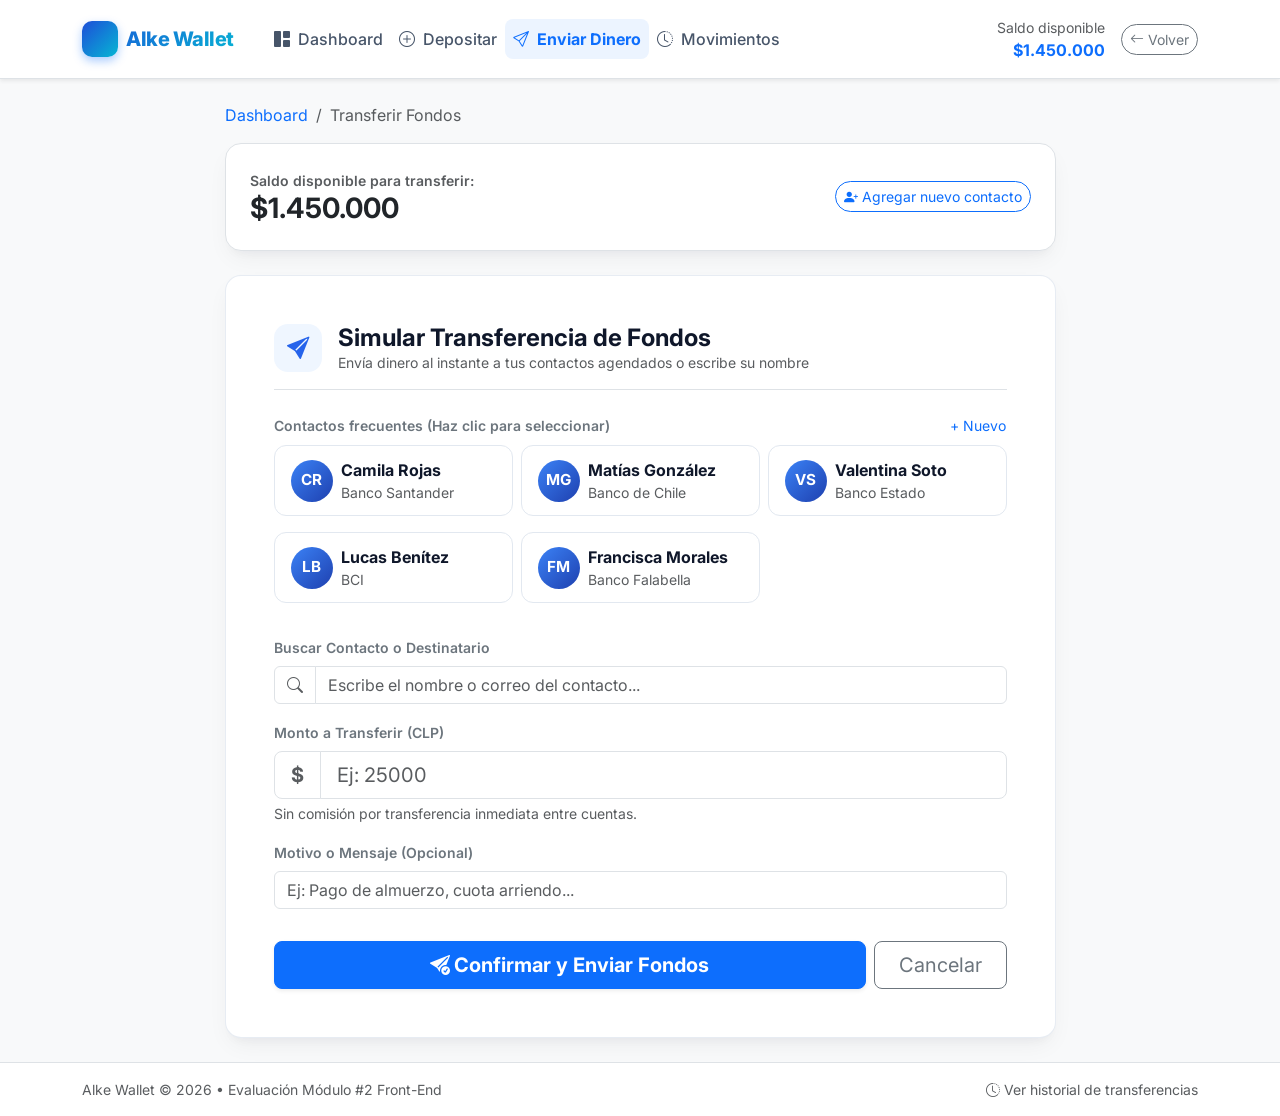
<file: sendmoney.html>
<!DOCTYPE html>
<html lang="es">
<head>
  <meta charset="UTF-8">
  <meta name="viewport" content="width=device-width, initial-scale=1.0">
  <title>Enviar Dinero / Transferir - Alke Wallet</title>
  <!-- Google Fonts Inter -->
  <link rel="preconnect" href="https://fonts.googleapis.com">
  <link rel="preconnect" href="https://fonts.gstatic.com" crossorigin>
  <link href="https://fonts.googleapis.com/css2?family=Inter:wght@300;400;500;600;700;800&display=swap" rel="stylesheet">
  <!-- Bootstrap 5 CSS -->
  <link href="https://cdn.jsdelivr.net/npm/bootstrap@5.3.3/dist/css/bootstrap.min.css" rel="stylesheet">
  <!-- Bootstrap Icons -->
  <link href="https://cdn.jsdelivr.net/npm/bootstrap-icons@1.11.3/font/bootstrap-icons.min.css" rel="stylesheet">
  <!-- Custom Fintech Styles -->
  <link rel="stylesheet" href="css/styles.css">
</head>
<body class="bg-light d-flex flex-column min-vh-100">

  <!-- Responsive Navbar con Bootstrap -->
  <header>
    <nav class="navbar navbar-expand-lg navbar-white bg-white border-bottom py-3 shadow-sm sticky-top">
      <div class="container">
        <a class="navbar-brand navbar-brand-custom" href="menu.html">
          <span class="brand-icon-badge"><i class="bi bi-wallet2"></i></span>
          <span>Alke Wallet</span>
        </a>
        <button class="navbar-toggler" type="button" data-bs-toggle="collapse" data-bs-target="#userNavbar" aria-controls="userNavbar" aria-expanded="false" aria-label="Toggle navigation">
          <span class="navbar-toggler-icon"></span>
        </button>
        <div class="collapse navbar-collapse" id="userNavbar">
          <ul class="navbar-nav me-auto mb-2 mb-lg-0 ms-lg-3">
            <li class="nav-item">
              <a class="nav-link" href="menu.html"><i class="bi bi-grid-1x2-fill me-1"></i> Dashboard</a>
            </li>
            <li class="nav-item">
              <a class="nav-link" href="deposit.html"><i class="bi bi-plus-circle me-1"></i> Depositar</a>
            </li>
            <li class="nav-item">
              <a class="nav-link active fw-bold" href="sendmoney.html"><i class="bi bi-send me-1"></i> Enviar Dinero</a>
            </li>
            <li class="nav-item">
              <a class="nav-link" href="transactions.html"><i class="bi bi-clock-history me-1"></i> Movimientos</a>
            </li>
          </ul>

          <div class="d-flex align-items-center gap-3">
            <div class="text-end d-none d-sm-block">
              <small class="text-muted d-block">Saldo disponible</small>
              <strong class="text-primary" data-wallet-balance>$1.450.000</strong>
            </div>
            <a href="menu.html" class="btn btn-sm btn-outline-secondary rounded-pill">
              <i class="bi bi-arrow-left me-1"></i>Volver
            </a>
          </div>
        </div>
      </div>
    </nav>
  </header>

  <!-- Contenido Principal -->
  <main class="container py-4 flex-grow-1">
    <div class="row justify-content-center">
      <div class="col-lg-9">

        <!-- Breadcrumb semántico -->
        <nav aria-label="breadcrumb" class="mb-3">
          <ol class="breadcrumb small">
            <li class="breadcrumb-item"><a href="menu.html" class="text-decoration-none">Dashboard</a></li>
            <li class="breadcrumb-item active" aria-current="page">Transferir Fondos</li>
          </ol>
        </nav>

        <!-- Tarjeta de Saldo Disponible -->
        <div class="wallet-card bg-white p-3 p-md-4 mb-4 border d-flex justify-content-between align-items-center">
          <div>
            <span class="text-muted small fw-semibold">Saldo disponible para transferir:</span>
            <h3 class="fw-bold mb-0 text-dark" data-wallet-balance>$1.450.000</h3>
          </div>
          <button type="button" class="btn btn-outline-primary btn-sm rounded-pill" data-bs-toggle="modal" data-bs-target="#addContactModal">
            <i class="bi bi-person-plus-fill me-1"></i>Agregar nuevo contacto
          </button>
        </div>

        <!-- Formulario de Envío de Dinero -->
        <div class="wallet-card p-4 p-md-5">
          <div class="d-flex align-items-center gap-3 mb-4 pb-3 border-bottom">
            <div class="action-icon send mb-0">
              <i class="bi bi-send-fill"></i>
            </div>
            <div>
              <h4 class="fw-bold mb-0">Simular Transferencia de Fondos</h4>
              <p class="text-muted small mb-0">Envía dinero al instante a tus contactos agendados o escribe su nombre</p>
            </div>
          </div>

          <!-- Mensaje dinámico de feedback con jQuery -->
          <div id="sendMoneyAlert" class="alert d-none small py-3 px-3 mb-4 rounded-3" role="alert"></div>

          <!-- Contactos Frecuentes / Agendados -->
          <div class="mb-4">
            <div class="d-flex justify-content-between align-items-center mb-2">
              <label class="form-label fw-semibold small text-secondary mb-0">Contactos frecuentes (Haz clic para seleccionar)</label>
              <button type="button" class="btn btn-link btn-sm p-0 text-decoration-none" data-bs-toggle="modal" data-bs-target="#addContactModal">
                + Nuevo
              </button>
            </div>
            <div class="row g-2" id="quickContactsList">
              <!-- Renderizado dinámicamente con jQuery -->
            </div>
          </div>

          <!-- Formulario Principal -->
          <form id="sendMoneyForm" novalidate>
            <!-- Campo Destinatario con Autocompletado -->
            <div class="mb-3 position-relative">
              <label for="searchContact" class="form-label fw-semibold small text-secondary">Buscar Contacto o Destinatario</label>
              <div class="input-group">
                <span class="input-group-text bg-white text-muted"><i class="bi bi-search"></i></span>
                <input type="text" class="form-control" id="searchContact" placeholder="Escribe el nombre o correo del contacto..." autocomplete="off" required>
              </div>
              <!-- Dropdown de autocompletado flotante gestionado por jQuery -->
              <div id="autocompleteBox" class="autocomplete-suggestions"></div>
              <!-- Badge de contacto seleccionado -->
              <div id="selectedContactInfo" class="mt-2" style="display: none;"></div>
            </div>

            <!-- Monto a Transferir -->
            <div class="mb-3">
              <label for="transferAmount" class="form-label fw-semibold small text-secondary">Monto a Transferir (CLP)</label>
              <div class="input-group input-group-lg">
                <span class="input-group-text bg-white fw-bold text-muted">$</span>
                <input type="number" class="form-control" id="transferAmount" placeholder="Ej: 25000" min="500" step="500" required>
              </div>
              <div class="form-text small">Sin comisión por transferencia inmediata entre cuentas.</div>
            </div>

            <!-- Mensaje o Motivo Opcional -->
            <div class="mb-4">
              <label for="transferMessage" class="form-label fw-semibold small text-secondary">Motivo o Mensaje (Opcional)</label>
              <input type="text" class="form-control" id="transferMessage" placeholder="Ej: Pago de almuerzo, cuota arriendo...">
            </div>

            <!-- Botones -->
            <div class="d-flex flex-column flex-sm-row gap-2 pt-2">
              <button type="submit" class="btn btn-primary btn-lg px-4 rounded-3 fw-bold flex-grow-1 shadow-sm">
                <i class="bi bi-send-check-fill me-1"></i>Confirmar y Enviar Fondos
              </button>
              <a href="menu.html" class="btn btn-outline-secondary btn-lg px-4 rounded-3">
                Cancelar
              </a>
            </div>
          </form>

        </div>

      </div>
    </div>
  </main>

  <!-- Modal Bootstrap: Agregar Nuevo Contacto -->
  <div class="modal fade" id="addContactModal" tabindex="-1" aria-labelledby="addContactModalLabel" aria-hidden="true">
    <div class="modal-dialog modal-dialog-centered">
      <div class="modal-content border-0 shadow">
        <div class="modal-header">
          <h5 class="modal-title fw-bold" id="addContactModalLabel">
            <i class="bi bi-person-plus text-primary me-2"></i>Agregar Nuevo Contacto
          </h5>
          <button type="button" class="btn-close" data-bs-dismiss="modal" aria-label="Close"></button>
        </div>
        <div class="modal-body">
          <form id="addContactForm">
            <div class="mb-3">
              <label for="newContactName" class="form-label small fw-semibold">Nombre y Apellido</label>
              <input type="text" class="form-control" id="newContactName" placeholder="Ej: Andrés Paredes" required>
            </div>
            <div class="mb-3">
              <label for="newContactEmail" class="form-label small fw-semibold">Correo Electrónico</label>
              <input type="email" class="form-control" id="newContactEmail" placeholder="andres@email.com" required>
            </div>
            <div class="mb-3">
              <label for="newContactBank" class="form-label small fw-semibold">Institución Bancaria</label>
              <select class="form-select" id="newContactBank">
                <option value="Banco Santander">Banco Santander</option>
                <option value="Banco de Chile">Banco de Chile</option>
                <option value="Banco Estado">Banco Estado</option>
                <option value="BCI">BCI</option>
                <option value="Banco Itaú">Banco Itaú</option>
                <option value="Banco Falabella">Banco Falabella</option>
                <option value="Tenpo / Mach">Tenpo / Mach / Prepago</option>
              </select>
            </div>
            <div class="mb-3">
              <label for="newContactAccount" class="form-label small fw-semibold">RUT o N° de Cuenta</label>
              <input type="text" class="form-control" id="newContactAccount" placeholder="18.999.888-K">
            </div>
          </form>
        </div>
        <div class="modal-footer">
          <button type="button" class="btn btn-outline-secondary rounded-pill" data-bs-dismiss="modal">Cancelar</button>
          <button type="button" class="btn btn-primary rounded-pill fw-semibold px-4" id="saveNewContactBtn">
            <i class="bi bi-save me-1"></i>Guardar Contacto
          </button>
        </div>
      </div>
    </div>
  </div>

  <!-- Footer -->
  <footer class="py-3 bg-white border-top text-center text-muted small">
    <div class="container d-flex flex-column flex-sm-row justify-content-between align-items-center gap-2">
      <div>Alke Wallet © 2026 • Evaluación Módulo #2 Front-End</div>
      <a href="transactions.html" class="text-decoration-none text-muted">
        <i class="bi bi-clock-history me-1"></i>Ver historial de transferencias
      </a>
    </div>
  </footer>

  <!-- Scripts: jQuery, Bootstrap Bundle, State & App Controller -->
  <script src="https://code.jquery.com/jquery-3.7.1.min.js"></script>
  <script src="https://cdn.jsdelivr.net/npm/bootstrap@5.3.3/dist/js/bootstrap.bundle.min.js"></script>
  <script src="js/wallet-state.js"></script>
  <script src="js/app.js"></script>
</body>
</html>
</file>
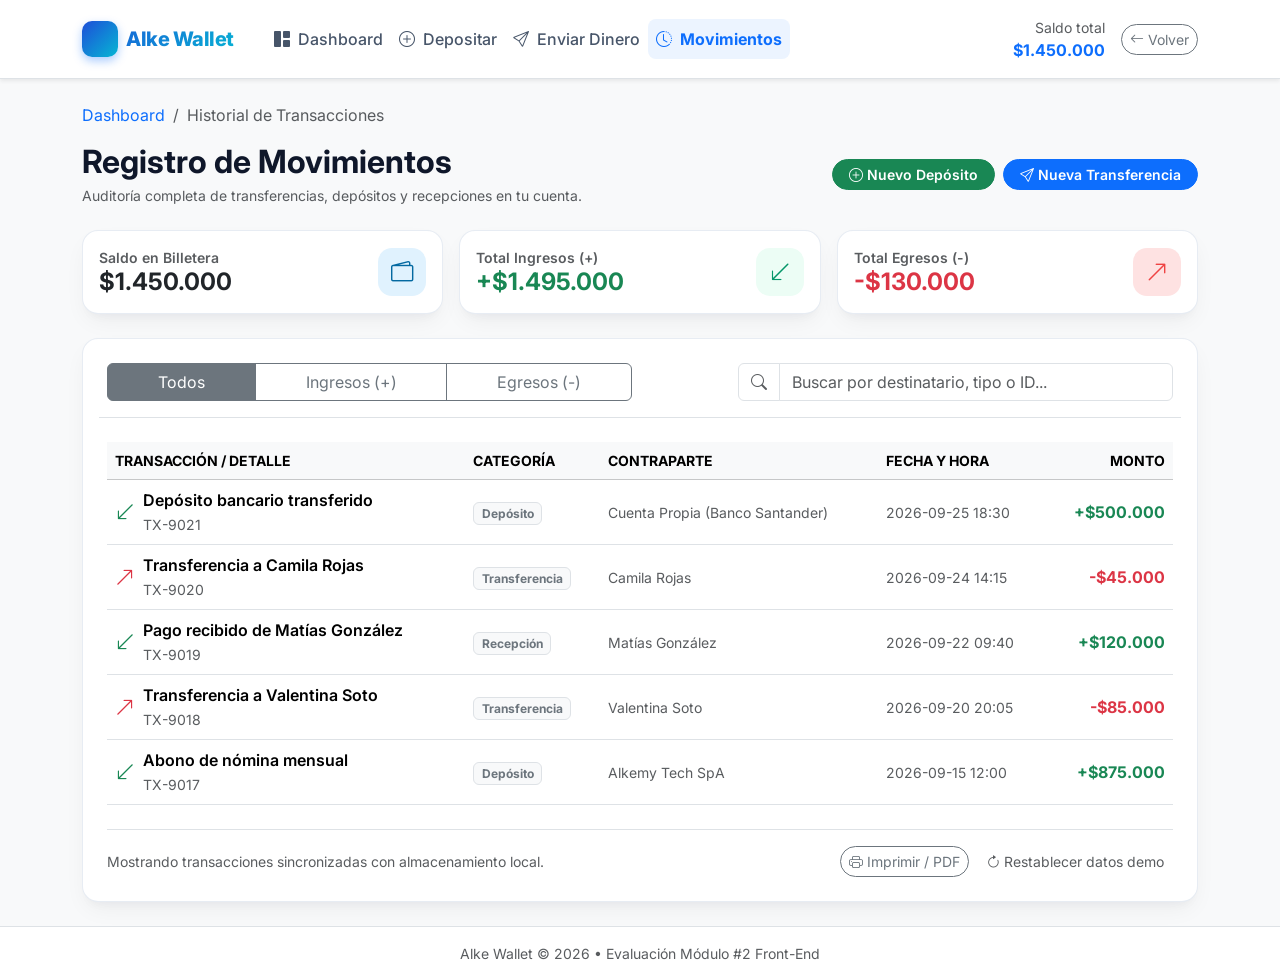
<file: transactions.html>
<!DOCTYPE html>
<html lang="es">
<head>
  <meta charset="UTF-8">
  <meta name="viewport" content="width=device-width, initial-scale=1.0">
  <title>Últimos Movimientos - Alke Wallet</title>
  <!-- Google Fonts Inter -->
  <link rel="preconnect" href="https://fonts.googleapis.com">
  <link rel="preconnect" href="https://fonts.gstatic.com" crossorigin>
  <link href="https://fonts.googleapis.com/css2?family=Inter:wght@300;400;500;600;700;800&display=swap" rel="stylesheet">
  <!-- Bootstrap 5 CSS -->
  <link href="https://cdn.jsdelivr.net/npm/bootstrap@5.3.3/dist/css/bootstrap.min.css" rel="stylesheet">
  <!-- Bootstrap Icons -->
  <link href="https://cdn.jsdelivr.net/npm/bootstrap-icons@1.11.3/font/bootstrap-icons.min.css" rel="stylesheet">
  <!-- Custom Fintech Styles -->
  <link rel="stylesheet" href="css/styles.css">
</head>
<body class="bg-light d-flex flex-column min-vh-100">

  <!-- Responsive Navbar con Bootstrap -->
  <header>
    <nav class="navbar navbar-expand-lg navbar-white bg-white border-bottom py-3 shadow-sm sticky-top">
      <div class="container">
        <a class="navbar-brand navbar-brand-custom" href="menu.html">
          <span class="brand-icon-badge"><i class="bi bi-wallet2"></i></span>
          <span>Alke Wallet</span>
        </a>
        <button class="navbar-toggler" type="button" data-bs-toggle="collapse" data-bs-target="#userNavbar" aria-controls="userNavbar" aria-expanded="false" aria-label="Toggle navigation">
          <span class="navbar-toggler-icon"></span>
        </button>
        <div class="collapse navbar-collapse" id="userNavbar">
          <ul class="navbar-nav me-auto mb-2 mb-lg-0 ms-lg-3">
            <li class="nav-item">
              <a class="nav-link" href="menu.html"><i class="bi bi-grid-1x2-fill me-1"></i> Dashboard</a>
            </li>
            <li class="nav-item">
              <a class="nav-link" href="deposit.html"><i class="bi bi-plus-circle me-1"></i> Depositar</a>
            </li>
            <li class="nav-item">
              <a class="nav-link" href="sendmoney.html"><i class="bi bi-send me-1"></i> Enviar Dinero</a>
            </li>
            <li class="nav-item">
              <a class="nav-link active fw-bold" href="transactions.html"><i class="bi bi-clock-history me-1"></i> Movimientos</a>
            </li>
          </ul>

          <div class="d-flex align-items-center gap-3">
            <div class="text-end d-none d-sm-block">
              <small class="text-muted d-block">Saldo total</small>
              <strong class="text-primary" data-wallet-balance>$1.450.000</strong>
            </div>
            <a href="menu.html" class="btn btn-sm btn-outline-secondary rounded-pill">
              <i class="bi bi-arrow-left me-1"></i>Volver
            </a>
          </div>
        </div>
      </div>
    </nav>
  </header>

  <!-- Contenido Historial -->
  <main class="container py-4 flex-grow-1">

    <!-- Breadcrumb semántico -->
    <nav aria-label="breadcrumb" class="mb-3">
      <ol class="breadcrumb small">
        <li class="breadcrumb-item"><a href="menu.html" class="text-decoration-none">Dashboard</a></li>
        <li class="breadcrumb-item active" aria-current="page">Historial de Transacciones</li>
      </ol>
    </nav>

    <!-- Encabezado de Sección y Acciones Rápidas -->
    <div class="d-flex flex-column flex-md-row justify-content-between align-items-start align-items-md-center gap-3 mb-4">
      <div>
        <h2 class="fw-bold mb-1">Registro de Movimientos</h2>
        <p class="text-muted mb-0 small">Auditoría completa de transferencias, depósitos y recepciones en tu cuenta.</p>
      </div>
      <div class="d-flex gap-2">
        <a href="deposit.html" class="btn btn-sm btn-success px-3 rounded-pill fw-semibold">
          <i class="bi bi-plus-circle me-1"></i>Nuevo Depósito
        </a>
        <a href="sendmoney.html" class="btn btn-sm btn-primary px-3 rounded-pill fw-semibold">
          <i class="bi bi-send me-1"></i>Nueva Transferencia
        </a>
      </div>
    </div>

    <!-- Tarjetas de Resumen Rápido -->
    <div class="row g-3 mb-4">
      <div class="col-sm-4">
        <div class="wallet-card p-3 d-flex align-items-center justify-content-between">
          <div>
            <small class="text-muted d-block fw-semibold">Saldo en Billetera</small>
            <h4 class="mb-0 fw-bold text-dark" data-wallet-balance>$1.450.000</h4>
          </div>
          <div class="action-icon mb-0" style="background:#e0f2fe; color:#0369a1;">
            <i class="bi bi-wallet2"></i>
          </div>
        </div>
      </div>
      <div class="col-sm-4">
        <div class="wallet-card p-3 d-flex align-items-center justify-content-between">
          <div>
            <small class="text-muted d-block fw-semibold">Total Ingresos (+)</small>
            <h4 class="mb-0 fw-bold text-success">+$1.495.000</h4>
          </div>
          <div class="action-icon deposit mb-0">
            <i class="bi bi-arrow-down-left"></i>
          </div>
        </div>
      </div>
      <div class="col-sm-4">
        <div class="wallet-card p-3 d-flex align-items-center justify-content-between">
          <div>
            <small class="text-muted d-block fw-semibold">Total Egresos (-)</small>
            <h4 class="mb-0 fw-bold text-danger">-$130.000</h4>
          </div>
          <div class="action-icon send mb-0" style="background:#fee2e2; color:#ef4444;">
            <i class="bi bi-arrow-up-right"></i>
          </div>
        </div>
      </div>
    </div>

    <!-- Panel de Transacciones con Filtros y Buscador en Vivo -->
    <div class="wallet-card p-4">
      <div class="row g-3 align-items-center justify-content-between mb-4 pb-3 border-bottom">
        <!-- Filtros por tipo de movimiento -->
        <div class="col-md-6">
          <div class="btn-group w-100 w-md-auto" role="group" aria-label="Filtro de transacciones">
            <button type="button" class="btn btn-outline-secondary tx-filter-btn active" data-filter="all">Todos</button>
            <button type="button" class="btn btn-outline-secondary tx-filter-btn" data-filter="credit">Ingresos (+)</button>
            <button type="button" class="btn btn-outline-secondary tx-filter-btn" data-filter="debit">Egresos (-)</button>
          </div>
        </div>

        <!-- Buscador con jQuery keyup -->
        <div class="col-md-6 col-lg-5">
          <div class="input-group">
            <span class="input-group-text bg-white text-muted"><i class="bi bi-search"></i></span>
            <input type="text" class="form-control" id="txSearchInput" placeholder="Buscar por destinatario, tipo o ID...">
          </div>
        </div>
      </div>

      <!-- Tabla Responsiva de Movimientos -->
      <div class="table-responsive">
        <table class="table table-hover align-middle mb-0">
          <thead class="table-light text-secondary small text-uppercase">
            <tr>
              <th scope="col" style="min-width: 200px;">Transacción / Detalle</th>
              <th scope="col">Categoría</th>
              <th scope="col">Contraparte</th>
              <th scope="col">Fecha y Hora</th>
              <th scope="col" class="text-end">Monto</th>
            </tr>
          </thead>
          <tbody id="transactionsTableBody">
            <!-- Renderizado dinámicamente con jQuery y AlkeState -->
          </tbody>
        </table>
      </div>

      <!-- Footer de tabla con opciones -->
      <div class="d-flex flex-column flex-sm-row justify-content-between align-items-center mt-4 pt-3 border-top gap-2">
        <small class="text-muted">Mostrando transacciones sincronizadas con almacenamiento local.</small>
        <div class="d-flex gap-2">
          <button class="btn btn-sm btn-outline-secondary rounded-pill" onclick="window.print()">
            <i class="bi bi-printer me-1"></i>Imprimir / PDF
          </button>
          <button class="btn btn-sm btn-link text-decoration-none btn-reset-demo text-muted">
            <i class="bi bi-arrow-clockwise me-1"></i>Restablecer datos demo
          </button>
        </div>
      </div>
    </div>

  </main>

  <!-- Footer -->
  <footer class="py-3 bg-white border-top text-center text-muted small">
    <div class="container">
      Alke Wallet © 2026 • Evaluación Módulo #2 Front-End
    </div>
  </footer>

  <!-- Scripts: jQuery, Bootstrap Bundle, State & App Controller -->
  <script src="https://code.jquery.com/jquery-3.7.1.min.js"></script>
  <script src="https://cdn.jsdelivr.net/npm/bootstrap@5.3.3/dist/js/bootstrap.bundle.min.js"></script>
  <script src="js/wallet-state.js"></script>
  <script src="js/app.js"></script>
</body>
</html>
</file>
<file: css/styles.css>
/* ==========================================================================
   Alke Wallet - Custom Design System (Fintech UI)
   ========================================================================== */

:root {
  --primary-color: #0d6efd;
  --primary-dark: #0a4fba;
  --primary-gradient: linear-gradient(135deg, #1d4ed8 0%, #06b6d4 100%);
  --secondary-gradient: linear-gradient(135deg, #0f172a 0%, #1e293b 100%);
  --accent-color: #10b981;
  --accent-light: #d1fae5;
  --danger-color: #ef4444;
  --danger-light: #fee2e2;
  --warning-color: #f59e0b;
  --bg-main: #f8fafc;
  --card-bg: #ffffff;
  --text-primary: #0f172a;
  --text-muted: #64748b;
  --border-color: #e2e8f0;
  --card-shadow: 0 10px 25px -5px rgba(15, 23, 42, 0.06), 0 8px 10px -6px rgba(15, 23, 42, 0.04);
  --card-shadow-hover: 0 20px 30px -10px rgba(15, 23, 42, 0.12), 0 10px 15px -5px rgba(15, 23, 42, 0.05);
  --radius-lg: 1rem;
  --radius-md: 0.75rem;
}

body {
  font-family: 'Inter', system-ui, -apple-system, BlinkMacSystemFont, "Segoe UI", Roboto, sans-serif;
  background-color: var(--bg-main);
  color: var(--text-primary);
  min-height: 100vh;
  display: flex;
  flex-direction: column;
}

/* Navbar */
.navbar-brand-custom {
  font-weight: 800;
  letter-spacing: -0.5px;
  background: var(--primary-gradient);
  -webkit-background-clip: text;
  -webkit-text-fill-color: transparent;
  display: inline-flex;
  align-items: center;
  gap: 0.5rem;
}

.brand-icon-badge {
  background: var(--primary-gradient);
  color: #fff;
  width: 36px;
  height: 36px;
  border-radius: 10px;
  display: inline-flex;
  align-items: center;
  justify-content: center;
  box-shadow: 0 4px 10px rgba(13, 110, 253, 0.35);
  font-size: 1.1rem;
}

.navbar-nav .nav-link {
  font-weight: 500;
  color: #475569;
  padding: 0.5rem 0.9rem;
  border-radius: 8px;
  transition: all 0.2s ease;
}

.navbar-nav .nav-link:hover,
.navbar-nav .nav-link.active {
  color: #0d6efd;
  background: rgba(13, 110, 253, 0.08);
}

/* Financial Cards */
.wallet-card {
  border-radius: var(--radius-lg);
  border: 1px solid rgba(226, 232, 240, 0.8);
  box-shadow: var(--card-shadow);
  background: var(--card-bg);
  transition: transform 0.25s ease, box-shadow 0.25s ease;
}

.wallet-card:hover {
  transform: translateY(-2px);
  box-shadow: var(--card-shadow-hover);
}

.balance-card {
  background: var(--secondary-gradient);
  color: #ffffff;
  border: none;
  position: relative;
  overflow: hidden;
}

.balance-card::before {
  content: '';
  position: absolute;
  top: -50%;
  right: -20%;
  width: 300px;
  height: 300px;
  background: radial-gradient(circle, rgba(6, 182, 212, 0.3) 0%, rgba(29, 78, 216, 0) 70%);
  border-radius: 50%;
  pointer-events: none;
}

.balance-card .balance-amount {
  font-size: 2.5rem;
  font-weight: 800;
  letter-spacing: -1px;
}

/* Quick Action Buttons */
.action-btn {
  display: flex;
  flex-direction: column;
  align-items: center;
  justify-content: center;
  padding: 1.25rem 1rem;
  border-radius: var(--radius-md);
  border: 1px solid var(--border-color);
  background: #ffffff;
  text-decoration: none;
  color: var(--text-primary);
  transition: all 0.2s ease;
}

.action-btn:hover {
  border-color: #3b82f6;
  background: #eff6ff;
  transform: translateY(-3px);
  color: #1d4ed8;
  box-shadow: 0 8px 15px rgba(37, 99, 235, 0.1);
}

.action-icon {
  width: 48px;
  height: 48px;
  border-radius: 14px;
  display: flex;
  align-items: center;
  justify-content: center;
  font-size: 1.4rem;
  margin-bottom: 0.6rem;
}

.action-icon.deposit {
  background: #ecfdf5;
  color: #059669;
}

.action-icon.send {
  background: #eff6ff;
  color: #2563eb;
}

.action-icon.history {
  background: #f5f3ff;
  color: #7c3aed;
}

/* Transaction List Items */
.transaction-item {
  display: flex;
  align-items: center;
  justify-content: space-between;
  padding: 0.9rem 0;
  border-bottom: 1px solid #f1f5f9;
  transition: background 0.15s ease;
}

.transaction-item:last-child {
  border-bottom: none;
}

.transaction-item:hover {
  background-color: #f8fafc;
  border-radius: 8px;
  padding-left: 0.5rem;
  padding-right: 0.5rem;
}

.tx-icon-badge {
  width: 42px;
  height: 42px;
  border-radius: 50%;
  display: flex;
  align-items: center;
  justify-content: center;
  font-size: 1.15rem;
}

.tx-icon-badge.credit {
  background-color: var(--accent-light);
  color: var(--accent-color);
}

.tx-icon-badge.debit {
  background-color: var(--danger-light);
  color: var(--danger-color);
}

.amount-credit {
  color: var(--accent-color);
  font-weight: 700;
}

.amount-debit {
  color: var(--danger-color);
  font-weight: 700;
}

/* Quick Amount Pills */
.amount-pill {
  cursor: pointer;
  border: 1.5px solid #cbd5e1;
  padding: 0.5rem 1rem;
  border-radius: 9999px;
  font-weight: 600;
  color: #475569;
  transition: all 0.2s;
  background: #ffffff;
}

.amount-pill:hover,
.amount-pill.active {
  border-color: #0d6efd;
  background-color: #e0f2fe;
  color: #0369a1;
}

/* Contacts Cards / List */
.contact-chip {
  cursor: pointer;
  border: 1px solid var(--border-color);
  border-radius: var(--radius-md);
  padding: 0.75rem 1rem;
  transition: all 0.2s ease;
  background: #ffffff;
}

.contact-chip:hover,
.contact-chip.selected {
  border-color: #2563eb;
  background: #eff6ff;
  box-shadow: 0 4px 10px rgba(37, 99, 235, 0.12);
}

.avatar-circle {
  width: 42px;
  height: 42px;
  border-radius: 50%;
  background: linear-gradient(135deg, #3b82f6 0%, #1e40af 100%);
  color: #ffffff;
  display: flex;
  align-items: center;
  justify-content: center;
  font-weight: 700;
  font-size: 0.95rem;
}

/* Autocomplete Suggestion Dropdown */
.autocomplete-suggestions {
  position: absolute;
  top: 100%;
  left: 0;
  right: 0;
  z-index: 1050;
  background: #ffffff;
  border: 1px solid var(--border-color);
  border-radius: 0.5rem;
  max-height: 220px;
  overflow-y: auto;
  box-shadow: 0 10px 25px rgba(0, 0, 0, 0.1);
  display: none;
}

.autocomplete-item {
  padding: 0.75rem 1rem;
  cursor: pointer;
  display: flex;
  align-items: center;
  justify-content: space-between;
  border-bottom: 1px solid #f1f5f9;
}

.autocomplete-item:hover,
.autocomplete-item.active {
  background-color: #f1f5f9;
}

/* Login Page Hero styling */
.auth-wrapper {
  min-height: calc(100vh - 120px);
  display: flex;
  align-items: center;
  justify-content: center;
  padding: 2rem 1rem;
}

.auth-card {
  max-width: 450px;
  width: 100%;
  border-radius: var(--radius-lg);
  border: 1px solid var(--border-color);
  box-shadow: var(--card-shadow-hover);
  background: #ffffff;
}

/* Footer */
footer {
  margin-top: auto;
  background: #ffffff;
  border-top: 1px solid var(--border-color);
}
</file>
